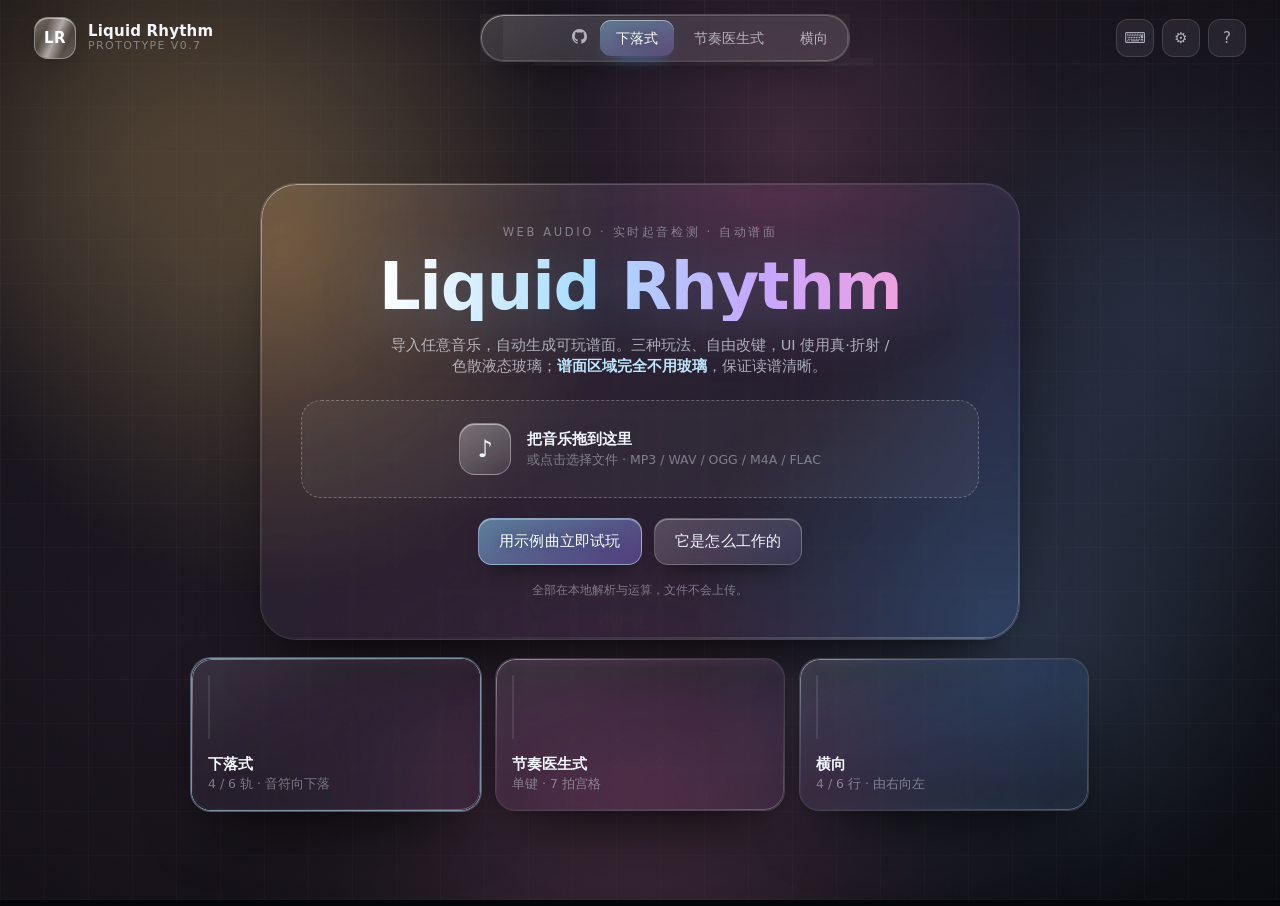
<file: index.html>
<!DOCTYPE html>
<html lang="zh-CN">
<head>
<meta charset="utf-8" />
<meta name="viewport" content="width=device-width, initial-scale=1, viewport-fit=cover" />
<meta name="color-scheme" content="dark" />
<title>Liquid Rhythm · 液态玻璃音游原型</title>
<!-- 手机端检测：必须在 styles.css 之前执行，否则手机上会先闪一下桌面布局 -->
  <script src="js/mobile.js"></script>
  <link rel="stylesheet" href="styles.css" />
</head>
<body class="q-high">

<!-- ===== 背景层（不吃性能：纯 transform 动画 + 静态噪点） ===== -->
<div class="bg bg--space" aria-hidden="true">
  <span class="bg__img"></span>
  <span class="bg__blob bg__blob--a"></span>
  <span class="bg__blob bg__blob--b"></span>
  <span class="bg__blob bg__blob--c"></span>
  <span class="bg__grid"></span>
  <span class="bg__grain"></span>
  <span class="bg__scrim"></span>
  <span class="bg__vig"></span>
</div>


<div class="app">
  <!-- ===== 顶栏 ===== -->
  <header class="topbar" data-nodrag>
    <div class="brand">
      <div class="brand__mark"><span>LR</span><i class="brand__sheen"></i></div>
      <div class="brand__text"><b>Liquid Rhythm</b><i>prototype v0.7</i></div>
    </div>

    <div class="modes glass" data-nodrag id="modeNav" role="group" aria-label="玩法与仓库链接">
      <span class="modes__glider" id="modeGlider" aria-hidden="true"></span>
        <!-- GitHub 仓库链接。放在 chip 前面不影响 .modes__glider 定位：
             它按 chip.offsetLeft 算，前面多兄弟元素时两者一起位移，相对关系不变。 -->
        <a class="modes__gh" id="ghLink" href="https://github.com/luobo156/liquid-rhythm"
           target="_blank" rel="noopener noreferrer" aria-label="GitHub 仓库" title="GitHub 仓库">
          <svg viewBox="0 0 16 16" width="15" height="15" aria-hidden="true" focusable="false"><path fill="currentColor" d="M8 0C3.58 0 0 3.58 0 8c0 3.54 2.29 6.53 5.47 7.59.4.07.55-.17.55-.38 0-.19-.01-.82-.01-1.49-2.01.37-2.53-.49-2.69-.94-.09-.23-.48-.94-.82-1.13-.28-.15-.68-.52-.01-.53.63-.01 1.08.58 1.23.82.72 1.21 1.87.87 2.33.66.07-.52.28-.87.51-1.07-1.78-.2-3.64-.89-3.64-3.95 0-.87.31-1.59.82-2.15-.08-.2-.36-1.02.08-2.12 0 0 .67-.21 2.2.82.64-.18 1.32-.27 2-.27s1.36.09 2 .27c1.53-1.04 2.2-.82 2.2-.82.44 1.1.16 1.92.08 2.12.51.56.82 1.27.82 2.15 0 3.07-1.87 3.75-3.65 3.95.29.25.54.73.54 1.48 0 1.07-.01 1.93-.01 2.2 0 .21.15.46.55.38A8.01 8.01 0 0 0 16 8c0-4.42-3.58-8-8-8z"/></svg>
        </a>
      <button class="chip" data-mode="fall" aria-pressed="true">下落式</button>
      <button class="chip" data-mode="rd" aria-pressed="false">节奏医生式</button>
      <button class="chip" data-mode="side" aria-pressed="false">横向</button>
    </div>

    <div class="topbar__right">
      <button class="iconbtn" id="btnKeys" title="键位设置" aria-label="键位设置">⌨</button>
      <button class="iconbtn" id="btnSettings" title="设置" aria-label="设置">⚙</button>
      <button class="iconbtn" id="btnHelp" title="帮助" aria-label="帮助">?</button>
    </div>
  </header>

  <main class="stage">

    <!-- ===== 主菜单 ===== -->
    <section class="screen screen--menu is-active" id="screen-menu">
      <div class="hero glass" id="hero">
        <span class="glass__sheen" id="heroSheen" aria-hidden="true"></span>
        <p class="eyebrow">WEB AUDIO · 实时起音检测 · 自动谱面</p>
        <h1 class="hero__title">Liquid <em>Rhythm</em></h1>
        <p class="hero__sub">导入任意音乐，自动生成可玩谱面。三种玩法、自由改键，UI 使用真·折射 / 色散液态玻璃；<b>谱面区域完全不用玻璃</b>，保证读谱清晰。</p>

        <div class="drop" id="drop" tabindex="0" role="button" aria-label="导入音乐文件">
          <div class="drop__ico">♪</div>
          <div class="drop__txt"><b>把音乐拖到这里</b><span>或点击选择文件 · MP3 / WAV / OGG / M4A / FLAC</span></div>
          <input type="file" id="fileInput" accept="audio/*,.mp3,.wav,.ogg,.m4a,.flac" hidden />
        </div>

        <div class="hero__row">
          <button class="btn btn--primary" id="btnSample">用示例曲立即试玩</button>
          <button class="btn" id="btnHelp2">它是怎么工作的</button>
        </div>
        <p class="hint">全部在本地解析与运算，文件不会上传。</p>
      </div>

      <div class="modecards">
        <button class="mcard glass" data-mode="fall">
          <span class="mcard__prev prev-fall"><i></i><i></i><i></i><i></i></span>
          <span class="mcard__meta"><b>下落式</b><span>4 / 6 轨 · 音符向下落</span></span>
        </button>
        <button class="mcard glass" data-mode="rd">
          <span class="mcard__prev prev-rd"><i></i><i></i><i></i><i></i><i></i><i></i><i></i></span>
          <span class="mcard__meta"><b>节奏医生式</b><span>单键 · 7 拍宫格</span></span>
        </button>
        <button class="mcard glass" data-mode="side">
          <span class="mcard__prev prev-side"><i></i><i></i><i></i><i></i></span>
          <span class="mcard__meta"><b>横向</b><span>4 / 6 行 · 由右向左</span></span>
        </button>
      </div>
    </section>

    <!-- ===== 谱面设置 ===== -->
    <section class="screen screen--setup" id="screen-setup">
      <div class="panel glass">
        <div class="panel__head">
          <div>
            <h2>谱面预览</h2>
            <p class="panel__sub" id="songMeta">—</p>
          </div>
          <div class="pills">
            <span class="pill" id="pillBpm">BPM —</span>
            <span class="pill" id="pillNotes">音符 —</span>
            <span class="pill" id="pillMode">—</span>
          </div>
        </div>

        <div class="wavewrap">
          <canvas id="wave" aria-label="波形与谱面预览"></canvas>
        </div>

        <div class="opts">
          <div class="opt">
            <label>难度</label>
            <div class="chips" id="optDiff">
              <button class="chip" data-v="easy">简单</button>
              <button class="chip" data-v="normal">普通</button>
              <button class="chip" data-v="hard">困难</button>
              <button class="chip" data-v="expert">专家</button>
            </div>
          </div>

          <div class="opt">
            <label>轨道数</label>
            <div class="chips" id="optLanes">
              <button class="chip" data-v="4">4 轨</button>
              <button class="chip" data-v="6">6 轨</button>
            </div>
          </div>

          <div class="opt opt--range">
            <label>音符密度 <b id="lblDensity">50%</b></label>
            <input type="range" id="optDensity" min="0" max="100" step="1" value="50" />
          </div>

          <div class="opt opt--range">
            <label>下落速度 <b id="lblSpeed">1.00×</b></label>
            <input type="range" id="optSpeed" min="60" max="200" step="5" value="100" />
          </div>

          <div class="opt opt--range">
            <label>判定偏移 <b id="lblOffset">0 ms</b></label>
            <input type="range" id="optOffset" min="-200" max="200" step="5" value="0" />
          </div>

          <div class="opt opt--switch">
            <label>长按音符</label>
            <button class="switch" id="optHolds" role="switch" aria-checked="true"><i></i></button>
          </div>
          <div class="opt opt--switch">
            <label>对齐节拍网格</label>
            <button class="switch" id="optSnap" role="switch" aria-checked="true"><i></i></button>
          </div>
        </div>

        <div class="panel__foot">
          <button class="btn" id="btnBackMenu">返回</button>
          <button class="btn" id="btnPreview">试听 12 秒</button>
          <button class="btn" id="btnEdit">编辑谱面</button>
          <button class="btn" id="btnAuto">自动演示</button>
          <button class="btn btn--primary btn--lg" id="btnStart">开始游戏</button>
        </div>
      </div>
    </section>

    <!-- ===== 谱面编辑器 ===== -->
    <section class="screen screen--editor" id="screen-editor">
      <div class="edwrap">
        <div class="edbar">
          <div class="edbar__left">
            <button class="iconbtn glass-hud" id="edBack" aria-label="返回">‹</button>
            <div class="edtitle">
              <b id="edTitle">—</b>
              <i id="edDirty"></i>
            </div>
          </div>

          <div class="edbar__tools">
            <button class="chip" id="edPlay">播放</button>
            <div class="chips" id="edSnap" aria-label="吸附精度">
              <button class="chip" data-v="1">1/1</button>
              <button class="chip" data-v="2">1/2</button>
              <button class="chip" data-v="4">1/4</button>
              <button class="chip" data-v="8">1/8</button>
            </div>
            <button class="chip" id="edZoomOut" aria-label="缩小">−</button>
            <button class="chip" id="edZoomIn" aria-label="放大">+</button>
            <button class="chip" id="edUndo">撤销</button>
            <button class="chip" id="edRedo">重做</button>
            <button class="chip" id="edClear">清空</button>
          </div>

          <div class="edbar__right">
            <span class="edstat" id="edCount">—</span>
            <span class="edstat" id="edTime">0:00 / 0:00</span>
            <button class="btn btn--sm" id="edImport">导入谱面</button>
            <button class="btn btn--sm" id="edExport">导出谱面</button>
            <button class="btn btn--sm btn--primary" id="edSave">保存并返回</button>
            <button id="edInputMode" class="edBtn" title="Tab 切换">🖱 鼠标添加</button>
          </div>
          <input type="file" id="edFile" accept=".json,application/json" hidden />
        </div>

        <div class="edstage"><canvas id="edCanvas" aria-label="谱面时间轴"></canvas></div>

        <p class="edhint">
          <b>Tab</b> 切换添加模式 · <b>左键空白</b> 加音符(鼠标模式) · <b>SDFJKL</b> 加音符(按键模式) · <b>拖动</b> 移动 · <b>右键 / Alt+左键</b> 删除 ·
          <b>双击</b> 切换长按 · <b>拖长按右端</b> 改时长 · <b>标尺上拖动</b> 定位 ·
          <b>空格</b> 播放 · <b>滚轮</b> 横向滚动 · <b>Ctrl+滚轮</b> 缩放 · <b>Ctrl+Z / Ctrl+Shift+Z</b> 撤销重做
        </p>
      </div>
    </section>

    <!-- ===== 游戏 ===== -->
    <section class="screen screen--game" id="screen-game">
      <canvas id="field" aria-label="游戏区域"></canvas>

      <div class="gamehud">
        <button class="iconbtn glass-hud" id="btnPause" aria-label="暂停">❚❚</button>
        <div class="gamehud__title glass-hud" id="gameTitle">—</div>
        <div class="gamehud__keys glass-hud" id="gameKeys">—</div>
      </div>

      <div class="pauseov is-hidden" id="pauseOv">
        <div class="pausecard glass-lite">
          <h3>已暂停</h3>
          <p id="pauseHint">Esc 继续 · 判定偏移可在设置里微调</p>
          <div class="pausecard__row">
            <button class="btn btn--primary" id="btnResume">继续</button>
            <button class="btn" id="btnRestart">重开</button>
            <button class="btn btn--danger" id="btnQuit">退出</button>
          </div>
        </div>
      </div>
    </section>

    <!-- ===== 结算 ===== -->
    <section class="screen screen--result" id="screen-result">
      <div class="panel panel--result glass">
        <div class="res__top">
          <div class="res__grade" id="resGrade">S</div>
          <div class="res__sum">
            <h2 id="resTitle">演奏结束</h2>
            <p id="resSub">—</p>
          </div>
        </div>

        <div class="res__stats">
          <div class="stat"><span>得分</span><b id="resScore">0</b></div>
          <div class="stat"><span>准确率</span><b id="resAcc">0%</b></div>
          <div class="stat"><span>最大连击</span><b id="resCombo">0</b></div>
          <div class="stat"><span>音符数</span><b id="resTotal">0</b></div>
        </div>

        <div class="res__bars" id="resBars"></div>

        <div class="panel__foot">
          <button class="btn" id="btnResBack">返回菜单</button>
          <button class="btn" id="btnExport">导出谱面 JSON</button>
          <button class="btn" id="btnRetry" >再来一次</button>
          <button class="btn btn--primary" id="btnResSetup">调整谱面</button>
        </div>
      </div>
    </section>
  </main>
</div>

<!-- ===== 键位面板 ===== -->
<div class="sheetwrap is-hidden" id="sheetKeys" role="dialog" aria-modal="true" aria-label="键位设置">
  <div class="sheetback"></div>
  <div class="sheet glass">
    <div class="sheet__head">
      <h3>键位设置</h3>
      <button class="iconbtn" data-close="sheetKeys" aria-label="关闭">✕</button>
    </div>
    <p class="sheet__tip">点击任意按键格，然后按下你想绑定的键。支持识别所有物理键位。</p>
    <div class="sheet__body" id="keybindBody"></div>
    <div class="sheet__foot">
      <button class="btn" id="btnKeyReset">恢复默认</button>
      <button class="btn btn--primary" data-close="sheetKeys">完成</button>
    </div>
  </div>
</div>

<!-- ===== 设置面板 ===== -->
<div class="sheetwrap is-hidden" id="sheetSettings" role="dialog" aria-modal="true" aria-label="设置">
  <div class="sheetback"></div>
  <div class="sheet glass">
    <div class="sheet__head">
      <h3>设置</h3>
      <button class="iconbtn" data-close="sheetSettings" aria-label="关闭">✕</button>
    </div>
    <div class="sheet__body">
      <div class="group">
        <h4>背景</h4>
        <div class="opt opt--stack">
          <label>预设<small>背景细节越多，玻璃边缘的折射越明显</small></label>
          <div class="chips" id="setBgPreset"></div>
        </div>
        <div class="opt opt--stack">
          <label>导入自己的图片<small>压到 1600px 后存在本地，不会上传</small></label>
          <div class="chips">
            <button class="chip" id="btnBgImport">选择图片…</button>
            <button class="chip" id="btnBgClear">清除图片</button>
          </div>
          <input type="file" id="bgFile" accept="image/*" hidden />
        </div>
        <div class="opt opt--stack">
          <label>图片地址 / 壁纸 API<small>支持 {w} {h} {r} 占位符，例如 https://picsum.photos/{w}/{h}?r={r}</small></label>
          <div class="chips">
            <input type="text" id="bgUrlInput" class="textin" placeholder="https://..." />
            <button class="chip" id="btnBgUrl">应用</button>
            <button class="chip" id="btnBgShuffle">换一张</button>
          </div>
        </div>
        <div class="opt opt--range">
          <label>背景暗度 <b id="lblBgDim">20%</b><small>背景太亮时调高，保证文字可读</small></label>
          <input type="range" id="setBgDim" min="0" max="85" step="1" value="20" />
        </div>
        <div class="opt opt--range">
          <label>背景模糊 <b id="lblBgBlur">0 px</b></label>
          <input type="range" id="setBgBlur" min="0" max="30" step="1" value="0" />
        </div>
      </div>

      <div class="group">
        <h4>画面与性能</h4>
        <div class="opt opt--stack">
          <label>玻璃质量<small>低档关闭全部模糊与折射（最省电），中档保留透镜但去掉色散</small></label>
          <div class="chips" id="setQuality">
            <button class="chip" data-v="high">高</button>
            <button class="chip" data-v="mid">中</button>
            <button class="chip" data-v="low">低</button>
          </div>
        </div>
        <div class="opt opt--stack">
          <label>折射 / 色散<small>关闭后玻璃只剩高斯模糊</small></label>
          <button class="switch" id="setRefract" role="switch" aria-checked="true"><i></i></button>
        </div>
        <div class="opt opt--range">
          <label>透镜斜面宽度 <b id="lblBevel">30 px</b><small>厚玻璃的边缘折射带有宽</small></label>
          <input type="range" id="setBevel" min="8" max="70" step="1" value="30" />
        </div>
        <div class="opt opt--range">
          <label>折射位移强度 <b id="lblScale2">56 px</b><small>边缘把背景「吸进来」的幅度</small></label>
          <input type="range" id="setScale2" min="8" max="130" step="1" value="56" />
        </div>
        <div class="opt opt--range">
          <label>色散强度 <b id="lblDisp">55%</b><small>边缘的彩色分光</small></label>
          <input type="range" id="setDisp" min="0" max="100" step="1" value="55" />
        </div>
        <div class="opt opt--range">
          <label>玻璃模糊 <b id="lblLensBlur">3 px</b></label>
          <input type="range" id="setLensBlur" min="0" max="18" step="0.5" value="2" />
        </div>
        <div class="opt opt--range">
          <label>玻璃染色 <b id="lblTint">5%</b><small>白色蒙版强度</small></label>
          <input type="range" id="setTint" min="0" max="25" step="1" value="5" />
        </div>
        <div class="opt opt--stack">
          <label>背景动态<small>缓慢漂浮的色彩团</small></label>
          <button class="switch" id="setBgAnim" role="switch" aria-checked="true"><i></i></button>
        </div>
        <div class="opt opt--stack">
          <label>显示帧率</label>
          <button class="switch" id="setFps" role="switch" aria-checked="false"><i></i></button>
        </div>
      </div>

      <div class="group">
        <h4>游戏内表现</h4>
        <div class="opt opt--stack">
          <label>游戏里显示壁纸<small>关掉就是原来的近纯色背景</small></label>
          <button class="switch" id="setPlayBg" role="switch" aria-checked="true"><i></i></button>
        </div>
        <div class="opt opt--range">
          <label>谱面区压暗 <b id="lblPlayDim">52%</b><small>壁纸太花就调高，保证读谱</small></label>
          <input type="range" id="setPlayDim" min="0" max="92" step="2" value="52" />
        </div>
        <div class="opt opt--stack">
          <label>默认自动演奏<small>开着的话点「开始游戏」也是自动演示</small></label>
          <button class="switch" id="setAuto" role="switch" aria-checked="false"><i></i></button>
        </div>
        <div class="opt opt--stack">
          <label>判定线特效<small>判定线会随小节倾斜、移动（Phigros 的谱面特效）</small></label>
          <button class="switch" id="setFxLine" role="switch" aria-checked="true"><i></i></button>
        </div>
        <div class="opt opt--range">
          <label>特效幅度 <b id="lblFxPower">100%</b></label>
          <input type="range" id="setFxPower" min="0" max="200" step="10" value="100" />
        </div>
      </div>

      <div class="group">
        <h4>打击音效</h4>
        <div class="opt opt--stack">
          <label>开启打击音<small>每次命中播放一声音游 click，音量独立于音乐</small></label>
          <button class="switch" id="setSfx" role="switch" aria-checked="true"><i></i></button>
        </div>
        <div class="opt opt--range">
          <label>音效音量 <b id="lblSfxVol">60%</b></label>
          <input type="range" id="setSfxVol" min="0" max="100" step="1" value="60" />
        </div>
        <div class="opt opt--stack">
          <label>音色</label>
          <div class="chips" id="setSfxTone">
            <button class="chip" data-v="crisp">干脆</button>
            <button class="chip" data-v="bright">明亮</button>
          </div>
        </div>
      </div>

      <div class="group">
        <h4>音频与判定</h4>
        <div class="opt opt--range">
          <label>音量 <b id="lblVol">85%</b></label>
          <input type="range" id="setVol" min="0" max="100" step="1" value="85" />
        </div>
        <div class="opt opt--range">
          <label>判定偏移 <b id="lblOffset2">0 ms</b><small>感觉音乐比音符早 → 往正数调</small></label>
          <input type="range" id="setOffset" min="-200" max="200" step="5" value="0" />
        </div>
      </div>

      <div class="group">
        <h4>数据与布局</h4>
        <div class="opt opt--stack" id="rowDrag">
          <label>允许拖动 UI<small>抓着卡片的空白处就能拖走，位置会记住</small></label>
          <button class="switch" id="setDrag" role="switch" aria-checked="true"><i></i></button>
        </div>
        <div class="opt">
          <label>把所有卡片放回原位</label>
          <button class="btn btn--sm" id="btnResetLayout">重置布局</button>
        </div>
        <div class="opt">
          <label>配置备份<small>导出 / 导入你的全部设置与键位</small></label>
          <div class="chips">
            <button class="chip" id="btnExportCfg">导出配置</button>
            <button class="chip" id="btnImportCfg">导入配置</button>
          </div>
          <input type="file" id="cfgFile" accept=".json,application/json" hidden />
        </div>
        <div class="opt">
          <label>恢复全部默认设置</label>
          <button class="btn btn--danger btn--sm" id="btnFactory">重置</button>
        </div>
      </div>
    </div>
    <div class="sheet__foot">
      <button class="btn btn--primary" data-close="sheetSettings">完成</button>
    </div>
  </div>
</div>

<!-- ===== 帮助 ===== -->
<div class="sheetwrap is-hidden" id="sheetHelp" role="dialog" aria-modal="true" aria-label="帮助">
  <div class="sheetback"></div>
  <div class="sheet glass">
    <div class="sheet__head">
      <h3>玩法与实现</h3>
      <button class="iconbtn" data-close="sheetHelp" aria-label="关闭">✕</button>
    </div>
    <div class="sheet__body">
      <div class="group">
        <h4>自动谱面是怎么来的</h4>
        <ol class="steps">
          <li><b>解码</b>：Web Audio 解码音频到 PCM。</li>
          <li><b>频谱通量</b>：1024 点 FFT × 512 跳距，对每个频点做对数压缩后取正向差分，得到起音强度包络。</li>
          <li><b>自适应阈值</b>：滑动窗口均值 + 1.6σ，峰值拾取 + 85ms 非极大值抑制。</li>
          <li><b>BPM / 相位</b>：包络自相关估计周期，再扫描相位让脉冲梳对齐起音。</li>
          <li><b>分轨</b>：六频段能量重心映射到轨道，密集段落自动生成楼梯式走向。</li>
          <li><b>长按</b>：若起音后持续能量仍高于阈值，生成长按音符。</li>
        </ol>
      </div>
      <div class="group">
        <h4>三种玩法</h4>
        <ul class="steps">
          <li><b>下落式</b>：音符自上而下，判定线在下方。</li>
          <li><b>节奏医生式</b>：单键，按 7 拍宫格由右向左推进，第 7 拍格会高亮。</li>
          <li><b>横向</b>：音符由右向左，判定线在左侧。</li>
        </ul>
      </div>
      <div class="group">
        <h4>判定</h4>
        <p class="sheet__p">Perfect ±42ms · Great ±85ms · Good ±125ms · Miss 超过 ±190ms。判定线位置以听感为准（已补偿音频输出延迟）。</p>
      </div>
      <div class="group">
        <h4>快捷键</h4>
        <p class="sheet__p">Esc 暂停/继续 · 空格在「节奏医生式」下为主键 · 键位可自行修改。</p>
      </div>
    </div>
    <div class="sheet__foot">
      <button class="btn btn--primary" data-close="sheetHelp">知道了</button>
    </div>
  </div>
</div>

<!-- ===== 忙碌 / 提示 ===== -->
<!-- ===== 谱面来源选择（每次导入音频后问一次）===== -->
<div class="sheetwrap is-hidden" id="sheetChart" role="dialog" aria-modal="true" aria-label="选择谱面来源">
  <div class="sheetback" id="chartBack"></div>
  <div class="sheet glass">
    <div class="sheet__head">
      <h3>这份谱面怎么来？</h3>
    </div>
    <p class="sheet__tip" id="chartTip">音频分析完成。</p>
    <div class="sheet__body">
      <div class="pickrow">
        <button class="pick" id="pickAuto">
          <b>自动生成谱面</b>
          <small>按鼓点与人声铺音符，生成后仍可进编辑器修改</small>
        </button>
        <button class="pick" id="pickBlank">
          <b>从空白谱面开始</b>
          <small>只给节拍网格，音符全部自己放 · 选它直接进编辑器</small>
        </button>
      </div>
    </div>
  </div>
</div>
<!-- ===== 手机竖屏提示：手机端建议全程横屏 ===== -->
<div class="rotate" id="rotateHint" aria-hidden="true">
  <div class="rotate__card">
    <span class="rotate__ico">▭</span>
    <b>请横屏游玩</b>
    <small>横屏才放得下完整的谱面，左右也够手指按</small>
    <button class="rotate__skip" id="rotateSkip">仍要竖屏查看</button>
  </div>
</div>
<div class="busy is-hidden" id="busy">
  <div class="busy__card glass-lite">
    <div class="spin"></div>
    <b id="busyText">正在分析音频…</b>
    <div class="bar"><i id="busyBar"></i></div>
    <small id="busySub">FFT 频谱通量分析</small>
  </div>
</div>
<div class="toast" id="toast" role="status" aria-live="polite"></div>
<div class="fps" id="fps" hidden>-- FPS</div>

<script src="js/core.js"></script>
<script src="js/sfx.js"></script>
<script src="js/glass.js"></script>
<script src="js/backdrop.js"></script>
<script src="js/drag.js"></script>
<script src="js/game.js"></script>
<script src="js/editor.js"></script>
<script src="js/ui.js"></script>
</body>
</html>
</file>
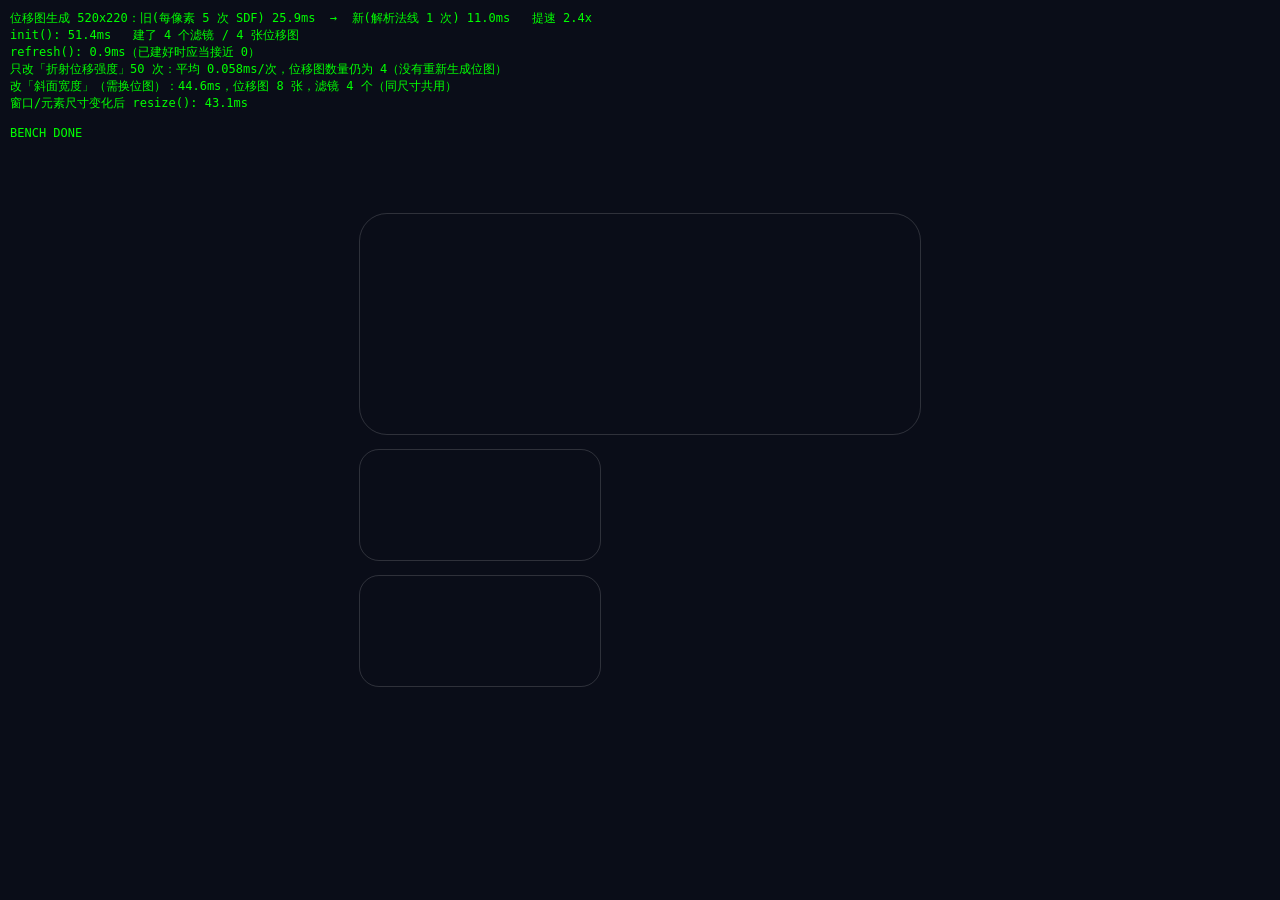
<file: test/bench.html>
<!DOCTYPE html>
<html lang="zh-CN">
<head>
<meta charset="utf-8" />
<title>Glass Bench</title>
<style>
  html,body{margin:0;height:100%;background:#0a0d18;overflow:hidden}
  .wrap{position:absolute;inset:0;display:grid;place-content:center;gap:14px}
  .glass{position:relative;width:520px;height:220px;border-radius:28px;border:1px solid rgba(255,255,255,.15)}
  .glass.sm{width:240px;height:110px;border-radius:20px}
  pre{color:#0f0;font:12px monospace;position:fixed;left:10px;top:10px;z-index:9;margin:0}
</style>
</head>
<body>
<div class="wrap">
  <div class="glass" id="g1"></div>
  <div class="glass sm" id="g2"></div>
  <div class="glass sm" id="g3"></div>
</div>
<pre id="out">running…</pre>
<script src="../js/glass.js"></script>
<script>
/* 对比两种位移图生成方式：旧版每个像素 5 次 SDF 求值，新版解析法线 1 次 */
const L = [];
function log(s) { L.push(s); }
function sdfRR(px, py, w, h, r) {
  const qx = Math.abs(px - w / 2) - (w / 2 - r);
  const qy = Math.abs(py - h / 2) - (h / 2 - r);
  const ax = Math.max(qx, 0), ay = Math.max(qy, 0);
  return Math.sqrt(ax * ax + ay * ay) + Math.min(Math.max(qx, qy), 0) - r;
}
function sdfNormal(px, py, w, h, r, out) {
  const hw = w / 2, hh = h / 2, sx = px - hw, sy = py - hh;
  const ax = Math.abs(sx), ay = Math.abs(sy);
  const qx = ax - (hw - r), qy = ay - (hh - r);
  let d, nx, ny;
  if (qx > 0 && qy > 0) { const len = Math.sqrt(qx*qx+qy*qy)||1; d = len-r; nx=(sx<0?-1:1)*qx/len; ny=(sy<0?-1:1)*qy/len; }
  else if (qx > 0) { d=qx-r; nx=sx<0?-1:1; ny=0; }
  else if (qy > 0) { d=qy-r; nx=0; ny=sy<0?-1:1; }
  else { const m = qx>qy?qx:qy; d=m-r; if(qx>qy){nx=sx<0?-1:1;ny=0;}else{nx=0;ny=sy<0?-1:1;} }
  out.d=d; out.nx=nx; out.ny=ny; return out;
}
function genOld(w, h, radius, bevel, power) {
  const cv = document.createElement('canvas'); cv.width=w; cv.height=h;
  const ctx = cv.getContext('2d'); const img = ctx.createImageData(w,h); const d=img.data;
  let i=0;
  for (let y=0;y<h;y++) for (let x=0;x<w;x++) {
    const fx=x+0.5, fy=y+0.5;
    let t = -sdfRR(fx,fy,w,h,radius)/bevel; t = t<0?0:(t>1?1:t);
    const m = Math.pow(1-t,power)*0.98;
    const gx = sdfRR(fx+1,fy,w,h,radius)-sdfRR(fx-1,fy,w,h,radius);
    const gy = sdfRR(fx,fy+1,w,h,radius)-sdfRR(fx,fy-1,w,h,radius);
    const len = Math.hypot(gx,gy)||1;
    d[i]=128-(gx/len)*m*127; d[i+1]=128-(gy/len)*m*127; d[i+2]=128; d[i+3]=255; i+=4;
  }
  ctx.putImageData(img,0,0); return cv.toDataURL('image/png');
}
function genNew(w, h, radius, bevel, power) {
  const cv = document.createElement('canvas'); cv.width=w; cv.height=h;
  const ctx = cv.getContext('2d'); const img = ctx.createImageData(w,h); const d=img.data;
  const tmp={d:0,nx:0,ny:0}; let i=0;
  for (let y=0;y<h;y++) for (let x=0;x<w;x++) {
    sdfNormal(x+0.5,y+0.5,w,h,radius,tmp);
    let t = -tmp.d/bevel; t = t<0?0:(t>1?1:t);
    const m = Math.pow(1-t,power)*0.98;
    d[i]=128-tmp.nx*m*127; d[i+1]=128-tmp.ny*m*127; d[i+2]=128; d[i+3]=255; i+=4;
  }
  ctx.putImageData(img,0,0); return cv.toDataURL('image/png');
}
function time(fn, n) { const t0=performance.now(); for(let i=0;i<n;i++) fn(); return (performance.now()-t0)/n; }

const W=520,H=220,R=28,B=30;
// 预热
genOld(60,60,10,8,1.6); genNew(60,60,10,8,1.6);
const tOld = time(()=>genOld(W,H,R,B,1.6), 3);
const tNew = time(()=>genNew(W,H,R,B,1.6), 3);
log('位移图生成 520x220：旧(每像素 5 次 SDF) ' + tOld.toFixed(1) + 'ms  →  新(解析法线 1 次) ' + tNew.toFixed(1) + 'ms   提速 ' + (tOld/tNew).toFixed(1) + 'x');

// 初始化：只应构建可见元素（3 个），且同尺寸共用滤镜
const S = { quality:'high', glassLens:true, lensBevel:30, lensScale:56, lensDisp:0.55, lensBlur:9, lensTint:0.12 };
let t0 = performance.now(); LR.Glass.init(); const tInit = performance.now()-t0;
LR.Glass.P.enabled = true;
LR.Glass.apply(S);
t0 = performance.now(); LR.Glass.refresh(); const tRefresh = performance.now()-t0;
log('init(): ' + tInit.toFixed(1) + 'ms   建了 ' + LR.Glass.stats.filters + ' 个滤镜 / ' + LR.Glass.stats.maps + ' 张位移图');
log('refresh(): ' + tRefresh.toFixed(1) + 'ms（已建好时应当接近 0）');

// 只改位移强度：不应重新生成位图
t0 = performance.now();
for (let i=0;i<50;i++) { S.lensScale = 40 + i; LR.Glass.apply(S); }
const tScale = (performance.now()-t0)/50;
const mapsAfterScale = LR.Glass.stats.maps;
log('只改「折射位移强度」50 次：平均 ' + tScale.toFixed(3) + 'ms/次，位移图数量仍为 ' + mapsAfterScale + '（没有重新生成位图）');

// 改斜面宽度：需要换位图，但同尺寸应复用
t0 = performance.now();
S.lensBevel = 44; LR.Glass.apply(S); LR.Glass.refresh();
const tBevel = performance.now()-t0;
log('改「斜面宽度」（需换位图）：' + tBevel.toFixed(1) + 'ms，位移图 ' + LR.Glass.stats.maps + ' 张，滤镜 ' + LR.Glass.stats.filters + ' 个（同尺寸共用）');

// 尺寸变化
t0 = performance.now();
document.getElementById('g1').style.width = '560px';
LR.Glass.resize();
log('窗口/元素尺寸变化后 resize(): ' + (performance.now()-t0).toFixed(1) + 'ms');

log('');
log('BENCH DONE');
document.getElementById('out').textContent = L.join('\n');
document.title = 'bench-done';
</script>
</body>
</html>
</file>
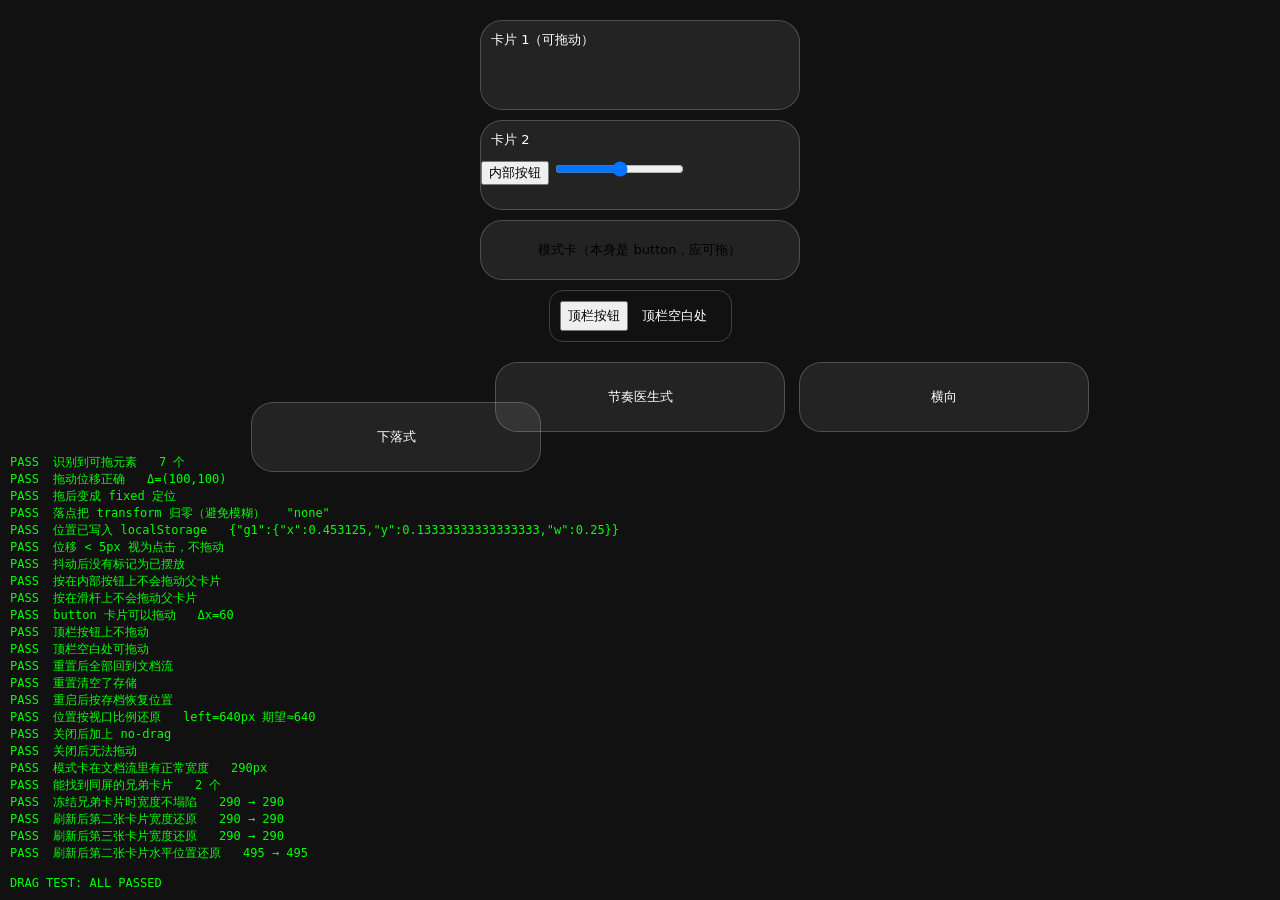
<file: test/drag-test.html>
<!DOCTYPE html>
<html lang="zh-CN">
<head>
<meta charset="utf-8" />
<title>Drag Test</title>
<style>
  *{box-sizing:border-box}
  body{margin:0;height:100vh;background:#111;color:#fff;font:13px system-ui;overflow:hidden}
  .wrap{display:flex;flex-direction:column;gap:10px;padding:20px;align-items:center}
  .glass{position:relative;width:320px;height:90px;border-radius:22px;border:1px solid rgba(255,255,255,.2);background:rgba(255,255,255,.08)}
  .topbar{display:flex;gap:8px;padding:10px;border:1px solid rgba(255,255,255,.2);border-radius:14px}
  button{font:inherit}
  /* 模拟真实的模式卡：宽度由 flex 决定（不是写死的），
     所以一旦变成 position:fixed 就会塌成内容宽度 —— 这正是要测的 bug */
  .cards{display:flex;gap:14px;justify-content:center;width:900px}
  .card{flex:1 1 220px;max-width:290px;width:auto;height:70px;color:#fff}
</style>
</head>
<body>
<div class="wrap">
  <div class="glass" id="g1" data-drag="g1"><span style="padding:10px;display:block">卡片 1（可拖动）</span></div>
  <div class="glass" id="g2" data-drag="g2">
    <span style="padding:10px;display:block">卡片 2</span>
    <button id="inner">内部按钮</button>
    <input type="range" id="slider" />
  </div>
  <button class="glass" id="g3" data-drag="g3" data-mode="fall" style="height:60px">模式卡（本身是 button，应可拖）</button>
  <div class="topbar" id="bar" data-drag="bar"><button>顶栏按钮</button><span style="padding:6px">顶栏空白处</span></div>
</div>
<div class="screen" style="display:flex;justify-content:center">
  <div class="cards">
    <button class="glass card" id="mc1" data-drag="mc1">下落式</button>
    <button class="glass card" id="mc2" data-drag="mc2">节奏医生式</button>
    <button class="glass card" id="mc3" data-drag="mc3">横向</button>
  </div>
</div>
<pre id="out" style="position:fixed;left:10px;bottom:10px;color:#0f0;font:12px monospace;margin:0"></pre>

<script src="../js/drag.js"></script>
<script>
const L = [], fail = { n: 0 };
function ok(c, label, extra) {
  if (!c) fail.n++;
  L.push((c ? 'PASS  ' : 'FAIL  ') + label + (extra !== undefined ? '   ' + extra : ''));
}
function pd(el, x, y) { el.dispatchEvent(new PointerEvent('pointerdown', { bubbles: true, clientX: x, clientY: y, button: 0, pointerId: 1 })); }
function pm(x, y) { window.dispatchEvent(new PointerEvent('pointermove', { bubbles: true, clientX: x, clientY: y, pointerId: 1 })); }
function pu(x, y) { window.dispatchEvent(new PointerEvent('pointerup', { bubbles: true, clientX: x, clientY: y, pointerId: 1 })); }

try { localStorage.removeItem('lr.layout.v1'); } catch (e) {}
const S = { dragUI: true };
LR.Drag.init(S);
ok(LR.Drag.els.length >= 4, '识别到可拖元素', LR.Drag.els.length + ' 个');

/* 1. 拖动卡片 1 */
const g1 = document.getElementById('g1');
const r0 = g1.getBoundingClientRect();
pd(g1, r0.left + 40, r0.top + 20);
pm(r0.left + 140, r0.top + 120);
pu(r0.left + 140, r0.top + 120);
const r1 = g1.getBoundingClientRect();
ok(Math.abs(r1.left - (r0.left + 100)) < 2 && Math.abs(r1.top - (r0.top + 100)) < 2,
   '拖动位移正确', 'Δ=(' + (r1.left - r0.left).toFixed(0) + ',' + (r1.top - r0.top).toFixed(0) + ')');
ok(g1.style.position === 'fixed', '拖后变成 fixed 定位');
ok(g1.style.transform === 'none' || g1.style.transform === '', '落点把 transform 归零（避免模糊）', JSON.stringify(g1.style.transform));
let saved = null;
try { saved = JSON.parse(localStorage.getItem('lr.layout.v1') || '{}'); } catch (e) {}
ok(saved && Object.keys(saved).length === 1, '位置已写入 localStorage', JSON.stringify(saved));

/* 2. tiny 抖动不应触发拖动 */
const g2 = document.getElementById('g2');
const b0 = g2.getBoundingClientRect();
pd(g2, b0.left + 40, b0.top + 20); pm(b0.left + 42, b0.top + 21); pu(b0.left + 42, b0.top + 21);
ok(g2.style.position === '', '位移 < 5px 视为点击，不拖动');
ok(!g2.classList.contains('is-placed'), '抖动后没有标记为已摆放');

/* 3. 点内部按钮/滑杆不应拖动卡片 */
const inner = document.getElementById('inner');
const c0 = g2.getBoundingClientRect();
pd(inner, c0.left + 40, c0.top + 60); pm(c0.left + 140, c0.top + 160); pu(c0.left + 140, c0.top + 160);
ok(g2.style.position === '', '按在内部按钮上不会拖动父卡片');
const slider = document.getElementById('slider');
pd(slider, c0.left + 40, c0.top + 70); pm(c0.left + 140, c0.top + 170); pu(c0.left + 140, c0.top + 170);
ok(g2.style.position === '', '按在滑杆上不会拖动父卡片');

/* 4. 本身就是 button 的卡片应该能拖 */
const g3 = document.getElementById('g3');
const d0 = g3.getBoundingClientRect();
pd(g3, d0.left + 30, d0.top + 30); pm(d0.left + 90, d0.top + 60); pu(d0.left + 90, d0.top + 60);
const d1 = g3.getBoundingClientRect();
ok(Math.abs(d1.left - (d0.left + 60)) < 2, 'button 卡片可以拖动', 'Δx=' + (d1.left - d0.left).toFixed(0));

/* 5. 顶栏：按钮上不拖，空白处可拖 */
const bar = document.getElementById('bar');
const e0 = bar.getBoundingClientRect();
const btn = bar.querySelector('button');
pd(btn, e0.left + 10, e0.top + 10); pm(e0.left + 110, e0.top + 60); pu(e0.left + 110, e0.top + 60);
ok(bar.style.position === '', '顶栏按钮上不拖动');
pd(bar, e0.left + 200, e0.top + 20); pm(e0.left + 260, e0.top + 70); pu(e0.left + 260, e0.top + 70);
ok(bar.style.position === 'fixed', '顶栏空白处可拖动');

/* 6. 重置布局 */
LR.Drag.reset();
ok(g1.style.position === '' && bar.style.position === '', '重置后全部回到文档流');
let s2 = {};
try { s2 = JSON.parse(localStorage.getItem('lr.layout.v1') || '{}'); } catch (e) {}
ok(Object.keys(s2).length === 0, '重置清空了存储');

/* 7. 换尺寸后位置按比例还原 */
try { localStorage.setItem('lr.layout.v1', JSON.stringify({ g1: { x: 0.5, y: 0.5, w: 0.25 } })); } catch (e) {}
const D2 = LR.Drag;
D2.init({ dragUI: true });
ok(g1.classList.contains('is-placed') && g1.style.position === 'fixed', '重启后按存档恢复位置');
ok(Math.abs(parseFloat(g1.style.left) - window.innerWidth * 0.5) < 3, '位置按视口比例还原',
   'left=' + g1.style.left + ' 期望≈' + (window.innerWidth * 0.5));

/* 8. 关闭拖动 */
D2.setEnabled(false);
ok(document.body.classList.contains('no-drag'), '关闭后加上 no-drag');
const g2b = document.getElementById('g2');
const f0 = g2b.getBoundingClientRect();
pd(g2b, f0.left + 30, f0.top + 20); pm(f0.left + 130, f0.top + 120); pu(f0.left + 130, f0.top + 120);
ok(g2b.style.position === '', '关闭后无法拖动');

/* 9. 回归：拖一次再刷新，没动过的兄弟卡片宽度不能变窄
      （原 bug：place() 恢复时没写回宽度，position:fixed 会 shrink-to-fit，
        卡片塌成内容宽度；宽度只在 resize 时才补，所以「缩放一下窗口就好了」） */
const cardsEls = ['mc1', 'mc2', 'mc3'].map(function (id) { return document.getElementById(id); });
try { localStorage.removeItem('lr.layout.v1'); } catch (e) {}
LR.Drag.setEnabled(false);
LR.Drag.init({ dragUI: true });
const flow = cardsEls.map(function (c) { const r = c.getBoundingClientRect(); return { w: r.width, l: r.left }; });
ok(flow[1].w > 150, '模式卡在文档流里有正常宽度', flow[1].w.toFixed(0) + 'px');
ok(LR.Drag._peers(cardsEls[0]).length === 2, '能找到同屏的兄弟卡片', LR.Drag._peers(cardsEls[0]).length + ' 个');

/* 拖第一张：_begin 会把同屏其它卡片一起冻结并存档 */
const mc0 = cardsEls[0].getBoundingClientRect();
pd(cardsEls[0], mc0.left + 30, mc0.top + 20);
pm(mc0.left + 90, mc0.top + 60);
pu(mc0.left + 90, mc0.top + 60);
const frozen = cardsEls.map(function (c) { return c.getBoundingClientRect().width; });
ok(Math.abs(frozen[1] - flow[1].w) < 1.5, '冻结兄弟卡片时宽度不塌陷',
   flow[1].w.toFixed(0) + ' → ' + frozen[1].toFixed(0));

/* 模拟刷新：先让元素回到文档流，再跑一次 init（存档仍在 localStorage 里） */
LR.Drag.setEnabled(false);
LR.Drag.init({ dragUI: true });
const after = cardsEls.map(function (c) { const r = c.getBoundingClientRect(); return { w: r.width, l: r.left }; });
ok(Math.abs(after[1].w - flow[1].w) < 1.5, '刷新后第二张卡片宽度还原',
   flow[1].w.toFixed(0) + ' → ' + after[1].w.toFixed(0));
ok(Math.abs(after[2].w - flow[2].w) < 1.5, '刷新后第三张卡片宽度还原',
   flow[2].w.toFixed(0) + ' → ' + after[2].w.toFixed(0));
ok(Math.abs(after[1].l - flow[1].l) < 2, '刷新后第二张卡片水平位置还原',
   flow[1].l.toFixed(0) + ' → ' + after[1].l.toFixed(0));

L.push('');
L.push(fail.n === 0 ? 'DRAG TEST: ALL PASSED' : 'DRAG TEST: ' + fail.n + ' FAILED');
document.getElementById('out').textContent = L.join('\n');
console.log('DRAG_SUMMARY ' + JSON.stringify({ fail: fail.n }));
</script>
</body>
</html>
</file>
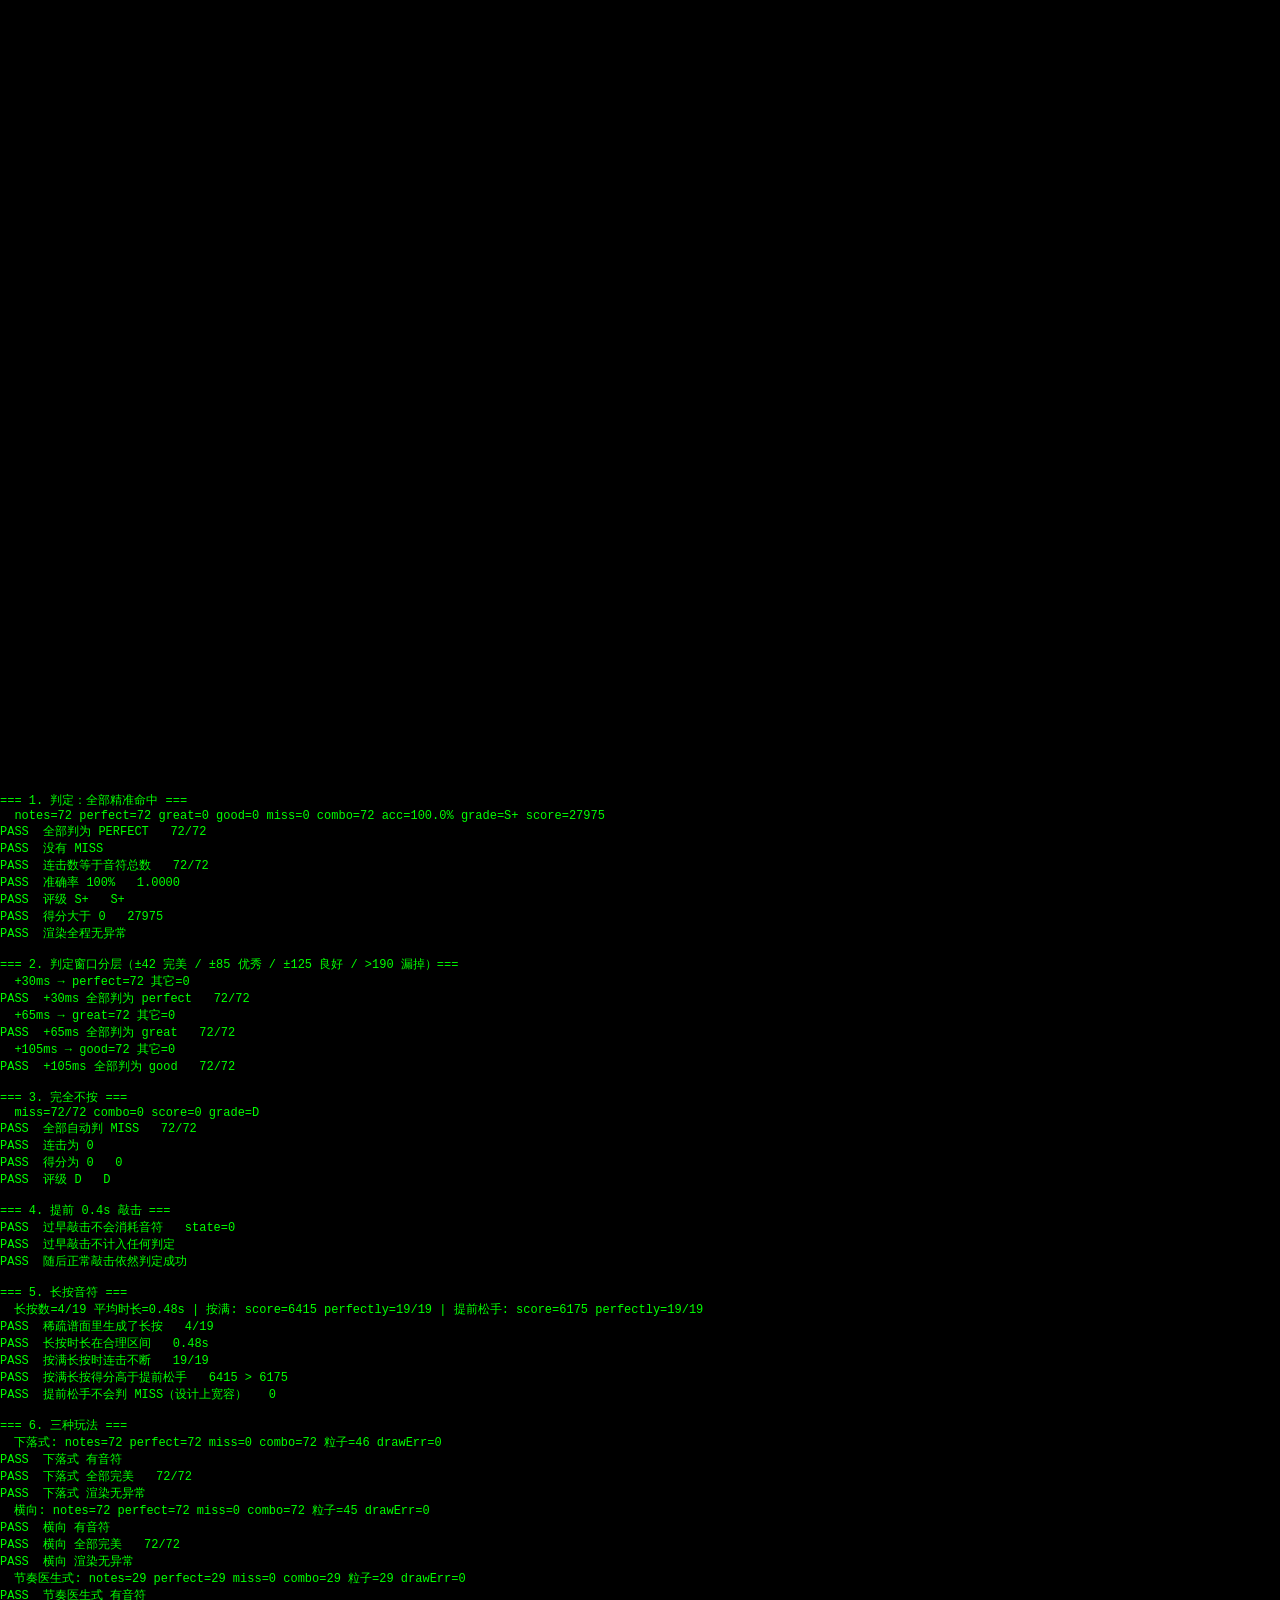
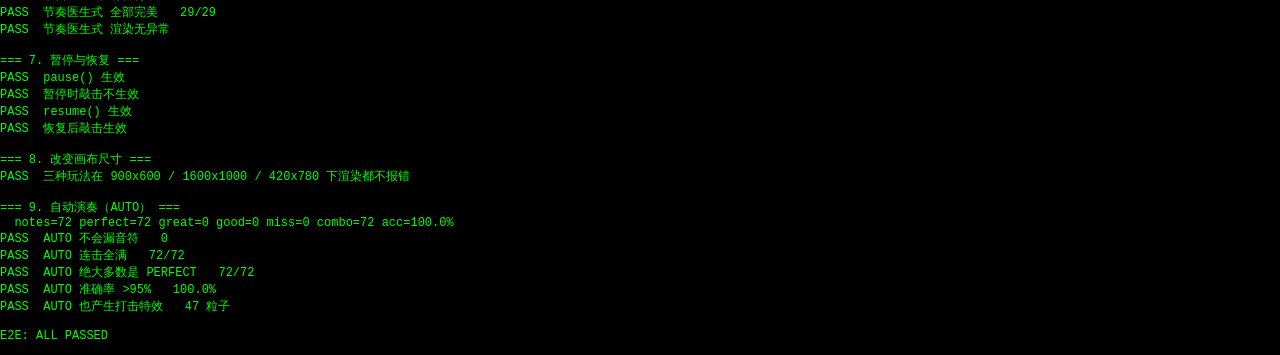
<file: test/e2e.html>
<!DOCTYPE html>
<html lang="zh-CN">
<head>
<meta charset="utf-8" />
<title>E2E</title>
<style>#field{width:1280px;height:800px;display:block}body{margin:0;background:#000}pre{color:#0f0;font:12px monospace}</style>
</head>
<body>
<canvas id="field"></canvas>
<pre id="out">running…</pre>
<script src="../js/core.js"></script>
<script src="../js/game.js"></script>
<script>
/* 确定性端到端测试：不依赖音频/用户输入，直接驱动 LR.Game 的判定与渲染。
   谱面是手工造的，所以每个音符的时间、轨道都是已知的，可以断言精确结果。 */
(function () {
'use strict';
var LR = window.LR;
var lines = [], fail = 0;
function ok(cond, label, extra) {
  if (!cond) fail++;
  lines.push((cond ? 'PASS  ' : 'FAIL  ') + label + (extra !== undefined ? '   ' + extra : ''));
}
function log(s) { lines.push(s); }

/* ---------- 手工造谱：每 0.25s 一颗，4 轨轮转；长按单独测 ---------- */
function makeAnalysis(step, count, start, opts) {
  opts = opts || {};
  var onsets = [];
  for (var i = 0; i < count; i++) {
    onsets.push({
      t: start + i * step,
      s: 0.5 + 0.5 * Math.abs(Math.sin(i * 1.7)),
      c: opts.lane4 ? ((i % 4) / 3) : (i % 2),
      f: i
    });
  }
  var dur = start + count * step + 2;
  var frames = Math.ceil(dur * 86);
  /* 频段能量必须真实：长按判定就是读它。这里让每次起音后按指数衰减 */
  var bands = new Float32Array(frames * 6);
  if (opts.energy !== false) {
    for (var f = 0; f < frames; f++) {
      var tt = f / 86, e = 0;
      for (var k = 0; k < onsets.length; k++) {
        var d = tt - onsets[k].t;
        if (d < 0) break;
        var v = Math.exp(-d / 0.45);
        if (v > e) e = v;
      }
      for (var b = 0; b < 6; b++) bands[f * 6 + b] = e * (0.6 + b * 0.08);
    }
  }
  return {
    bpm: 120, beat: 0.5, offset: 0, duration: dur,
    onsets: onsets, beats: [], bands: bands,
    bandRate: 86, frames: frames, env: [], envRate: 86
  };
}

function chartFor(mode, opts) {
  var A = makeAnalysis(0.25, 80, 2, { lane4: true });
  return LR.buildChart(A, {
    mode: mode, diff: 'expert', lanes: mode === 'rd' ? 1 : 4,
    density: 1, holds: !!(opts && opts.holds), snap: false
  });
}
/* 稀疏谱：音符间隔 1.2s，才有空间生成长按 */
function sparseChart(mode) {
  var A = makeAnalysis(1.2, 20, 2, { lane4: true });
  return LR.buildChart(A, { mode: mode, diff: 'normal', lanes: 4, density: 0.5, holds: true, snap: false });
}

/* ---------- 用桩音频驱动游戏 ---------- */
function makeGame(chart, mode) {
  var G = LR.Game;
  var stub = { playing: true, currentTime: function () { return 0; }, pause: function () {}, resume: function () {}, stop: function () {} };
  G.setup({
    chart: chart, mode: mode, lanes: chart.lanes, speed: 1, offsetMs: 0,
    audio: stub, keyLabels: ['D', 'F', 'J', 'K'], title: 'e2e',
    onFinish: function () {}
  });
  G.running = true;
  G.paused = false;
  G.finished = false;
  return G;
}

/* policy: { offset: 击打偏差秒, skip: 不打的音符比例, release: 长按是否提前松手 } */
function play(chart, mode, policy) {
  var G = makeGame(chart, mode);
  var notes = chart.notes.slice().sort(function (a, b) { return a.t - b.t; });
  var idx = 0, held = -1, heldUntil = 0, drawErrors = 0, peakParticles = 0;
  var end = notes.length ? notes[notes.length - 1].t + Math.max(0.6, notes[notes.length - 1].dur) + 1.0 : 3;
  var dt = 1 / 120, step = 0;
  for (var t = 0; t <= end; t += dt) {
    G.time = t;
    while (idx < notes.length && notes[idx].t + policy.offset <= t) {
      var n = notes[idx++];
      if (policy.skip && (idx % policy.skip === 0)) continue;
      G.press(n.lane);
      if (n.dur > 0.05) {
        held = n.lane;
        heldUntil = policy.release ? n.t + n.dur * 0.4 : n.t + n.dur + 0.1;
      }
    }
    if (held >= 0 && t >= heldUntil) { G.release(held); held = -1; }
    G._update(dt);
    if (G.particles.length > peakParticles) peakParticles = G.particles.length;
    /* 软件光栅化很慢，渲染抽查即可（每 0.5 秒一帧） */
    if ((step++) % 60 === 0) {
      try { G._draw(dt); } catch (e) { drawErrors++; if (drawErrors === 1) log('  draw error: ' + e.message); }
    }
  }
  var st = G.stats();
  st._drawErrors = drawErrors;
  st._particles = peakParticles;
  return st;
}

/* ================= 1. 全部命中 → 全 PERFECT ================= */
log('=== 1. 判定：全部精准命中 ===');
var ch = chartFor('fall', { holds: false });
var r1 = play(ch, 'fall', { offset: 0 });
log('  notes=' + r1.total + ' perfect=' + r1.counts.perfect + ' great=' + r1.counts.great +
    ' good=' + r1.counts.good + ' miss=' + r1.counts.miss + ' combo=' + r1.maxCombo +
    ' acc=' + (r1.acc * 100).toFixed(1) + '% grade=' + r1.grade + ' score=' + r1.score);
ok(r1.counts.perfect === r1.total, '全部判为 PERFECT', r1.counts.perfect + '/' + r1.total);
ok(r1.counts.miss === 0, '没有 MISS');
ok(r1.maxCombo === r1.total, '连击数等于音符总数', r1.maxCombo + '/' + r1.total);
ok(r1.acc > 0.999, '准确率 100%', r1.acc.toFixed(4));
ok(r1.grade === 'S+', '评级 S+', r1.grade);
ok(r1.score > 0, '得分大于 0', r1.score);
ok(r1._drawErrors === 0, '渲染全程无异常');

/* ================= 2. 判定窗口分层 ================= */
log('\n=== 2. 判定窗口分层（±42 完美 / ±85 优秀 / ±125 良好 / >190 漏掉）===');
[[0.03, 'perfect'], [0.065, 'great'], [0.105, 'good']].forEach(function (pair) {
  var st = play(chartFor('fall', { holds: false }), 'fall', { offset: pair[0] });
  var key = pair[1];
  var others = ['perfect', 'great', 'good', 'miss'].filter(function (k) { return k !== key; });
  var wrong = others.reduce(function (a, k) { return a + st.counts[k]; }, 0);
  log('  +' + (pair[0] * 1000) + 'ms → ' + key + '=' + st.counts[key] + ' 其它=' + wrong);
  ok(st.counts[key] === st.total, '+' + (pair[0] * 1000) + 'ms 全部判为 ' + key, st.counts[key] + '/' + st.total);
});

/* ================= 3. 完全不按 → 全 MISS ================= */
log('\n=== 3. 完全不按 ===');
var r3 = play(chartFor('fall', { holds: false }), 'fall', { offset: 0, skip: 1 });
log('  miss=' + r3.counts.miss + '/' + r3.total + ' combo=' + r3.maxCombo + ' score=' + r3.score + ' grade=' + r3.grade);
ok(r3.counts.miss === r3.total, '全部自动判 MISS', r3.counts.miss + '/' + r3.total);
ok(r3.maxCombo === 0, '连击为 0');
ok(r3.score === 0, '得分为 0', r3.score);
ok(r3.grade === 'D', '评级 D', r3.grade);

/* ================= 4. 极端提前敲不应吃掉音符 ================= */
log('\n=== 4. 提前 0.4s 敲击 ===');
var ch4 = chartFor('fall', { holds: false });
var G4 = makeGame(ch4, 'fall');
var n0 = ch4.notes[0];
G4.time = n0.t - 0.4;
G4.press(n0.lane);
ok(n0.state === 0, '过早敲击不会消耗音符', 'state=' + n0.state);
ok(G4.counts.miss === 0 && G4.counts.perfect === 0, '过早敲击不计入任何判定');
/* 同一颗音符随后正常敲击应仍然可判 */
G4.time = n0.t;
G4.press(n0.lane);
ok(n0.state === 1 && G4.counts.perfect === 1, '随后正常敲击依然判定成功');

/* ================= 5. 长按尾判 ================= */
log('\n=== 5. 长按音符 ===');
var chHold = sparseChart('fall');
var holds = chHold.notes.filter(function (n) { return n.dur > 0.05; }).length;
var rHold = play(chHold, 'fall', { offset: 0 });
var rEarly = play(chHold, 'fall', { offset: 0, release: true });
var avgDur = chHold.notes.filter(function (n) { return n.dur > 0.05; })
  .reduce(function (a, n) { return a + n.dur; }, 0) / Math.max(1, holds);
log('  长按数=' + holds + '/' + chHold.notes.length + ' 平均时长=' + avgDur.toFixed(2) + 's | 按满: score=' + rHold.score +
    ' perfectly=' + rHold.counts.perfect + '/' + rHold.total + ' | 提前松手: score=' + rEarly.score +
    ' perfectly=' + rEarly.counts.perfect + '/' + rEarly.total);
ok(holds > 0, '稀疏谱面里生成了长按', holds + '/' + chHold.notes.length);
ok(avgDur >= 0.3 && avgDur <= 1.3, '长按时长在合理区间', avgDur.toFixed(2) + 's');
ok(rHold.maxCombo === rHold.total, '按满长按时连击不断', rHold.maxCombo + '/' + rHold.total);
ok(rHold.score > rEarly.score, '按满长按得分高于提前松手', rHold.score + ' > ' + rEarly.score);
ok(rEarly.counts.miss === 0, '提前松手不会判 MISS（设计上宽容）', rEarly.counts.miss);

/* ================= 6. 三种玩法都能跑通渲染与判定 ================= */
log('\n=== 6. 三种玩法 ===');
[['fall', '下落式'], ['side', '横向'], ['rd', '节奏医生式']].forEach(function (m) {
  var c = chartFor(m[0], { holds: m[0] !== 'rd' });
  var st = play(c, m[0], { offset: 0 });
  log('  ' + m[1] + ': notes=' + st.total + ' perfect=' + st.counts.perfect + ' miss=' + st.counts.miss +
      ' combo=' + st.maxCombo + ' 粒子=' + st._particles + ' drawErr=' + st._drawErrors);
  ok(st.total > 0, m[1] + ' 有音符');
  ok(st.counts.perfect === st.total, m[1] + ' 全部完美', st.counts.perfect + '/' + st.total);
  ok(st._drawErrors === 0, m[1] + ' 渲染无异常');
});

/* ================= 7. 暂停 / 恢复 ================= */
log('\n=== 7. 暂停与恢复 ===');
var ch7 = chartFor('fall', { holds: false });
var G7 = makeGame(ch7, 'fall');
G7.time = ch7.notes[0].t;
G7.pause();
ok(G7.paused === true, 'pause() 生效');
G7.press(ch7.notes[0].lane);
ok(ch7.notes[0].state === 0, '暂停时敲击不生效');
G7.resume();
ok(G7.paused === false, 'resume() 生效');
G7.press(ch7.notes[0].lane);
ok(ch7.notes[0].state === 1, '恢复后敲击生效');

/* ================= 8. 窗口尺寸变化 ================= */
log('\n=== 8. 改变画布尺寸 ===');
var cv = document.getElementById('field');
var geomOk = true;
[[900, 600], [1600, 1000], [420, 780]].forEach(function (sz) {
  cv.style.width = sz[0] + 'px';
  cv.style.height = sz[1] + 'px';
  ['fall', 'side', 'rd'].forEach(function (mode) {
    var c = chartFor(mode, { holds: false });
    var G = makeGame(c, mode);
    G.time = 3;
    try { G._draw(0.016); } catch (e) { geomOk = false; log('  ' + sz + ' ' + mode + ' 报错: ' + e.message); }
  });
});
ok(geomOk, '三种玩法在 900x600 / 1600x1000 / 420x780 下渲染都不报错');

/* ================= 9. 自动演奏 ================= */
log('\n=== 9. 自动演奏（AUTO） ===');
(function () {
  var c = chartFor('fall', { holds: true });
  var G = makeGame(c, 'fall');
  G.auto = true;
  var t = 0, end = c.notes[c.notes.length - 1].t + 1.2;
  var dt = 1 / 120, peak = 0;
  for (; t <= end; t += dt) {
    G.time = t;
    G._update(dt);
    if (G.particles.length > peak) peak = G.particles.length;
  }
  var st = G.stats();
  log('  notes=' + st.total + ' perfect=' + st.counts.perfect + ' great=' + st.counts.great +
      ' good=' + st.counts.good + ' miss=' + st.counts.miss + ' combo=' + st.maxCombo +
      ' acc=' + (st.acc * 100).toFixed(1) + '%');
  ok(st.counts.miss === 0, 'AUTO 不会漏音符', st.counts.miss);
  ok(st.maxCombo === st.total, 'AUTO 连击全满', st.maxCombo + '/' + st.total);
  ok(st.counts.perfect >= st.total * 0.85, 'AUTO 绝大多数是 PERFECT',
     st.counts.perfect + '/' + st.total);
  ok(st.acc > 0.95, 'AUTO 准确率 >95%', (st.acc * 100).toFixed(1) + '%');
  ok(peak > 0, 'AUTO 也产生打击特效', peak + ' 粒子');
})();

/* ================= 输出 ================= */
log('');
log(fail === 0 ? 'E2E: ALL PASSED' : 'E2E: ' + fail + ' FAILED');
document.getElementById('out').textContent = lines.join('\n');
console.log('E2E_SUMMARY ' + JSON.stringify({ fail: fail, checks: lines.filter(function (l) { return l.indexOf('PASS') === 0 || l.indexOf('FAIL') === 0; }).length }));
})();
</script>
</body>
</html>
</file>
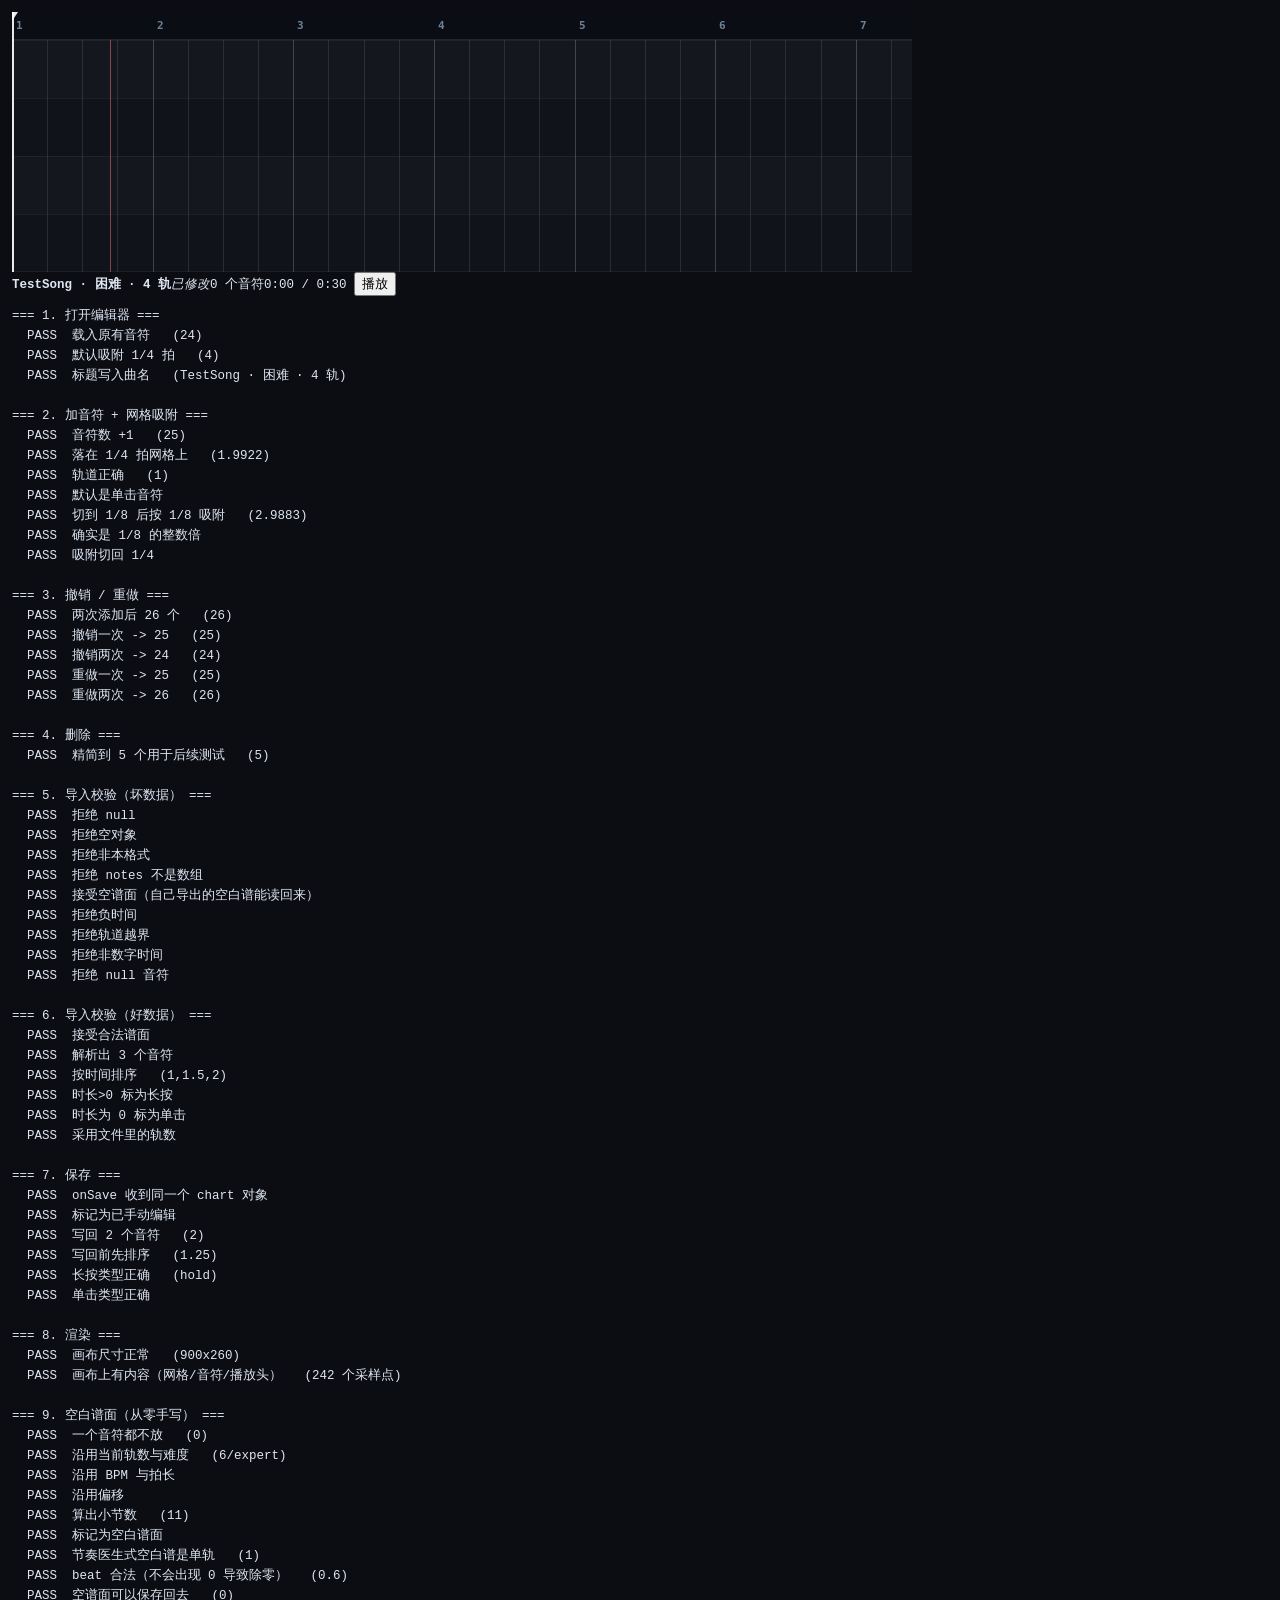
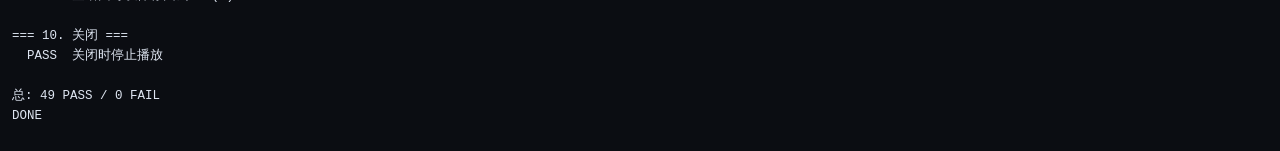
<file: test/editor-test.html>
<!doctype html>
<html lang="zh-CN">
<head>
<meta charset="utf-8" />
<title>Editor Test</title>
<style>
  body{background:#0b0d12;color:#dfe6f2;font:12.5px/1.6 ui-monospace,Consolas,monospace;margin:0;padding:12px}
  #stage{width:900px;height:260px;position:relative}
  #edCanvas{display:block;width:100%;height:100%}
  pre{white-space:pre-wrap;margin-top:10px}
</style>
</head>
<body>
<!-- editor.js 需要这些节点 -->
<div id="stage"><canvas id="edCanvas"></canvas></div>
<b id="edTitle"></b><i id="edDirty"></i><span id="edCount"></span><span id="edTime"></span>
<button id="edPlay"></button><input type="file" id="edFile" hidden />
<pre id="out">running…</pre>

<script src="../js/core.js"></script>
<script src="../js/editor.js"></script>
<script>
const lines = [];
let pass = 0, fail = 0;
function log(s) { lines.push(s); document.getElementById('out').textContent = lines.join('\n'); }
function ok(cond, name, extra) {
  if (cond) { pass++; log('  PASS  ' + name + (extra !== undefined ? '   (' + extra + ')' : '')); }
  else { fail++; log('  FAIL  ' + name + (extra !== undefined ? '   (' + extra + ')' : '')); }
}

/* 造一份不依赖音频的假谱面 */
function fakeChart() {
  const beat = 60 / 128;
  const notes = [];
  for (let i = 0; i < 24; i++) {
    notes.push({ t: 1.5 + i * beat, lane: i % 4, dur: (i % 7 === 0) ? beat * 2 : 0, kind: 'tap', s: 1, src: 'kick' });
  }
  return {
    mode: 'fall', diff: 'hard', lanes: 4, bpm: 128, beat: beat, offset: 0.1,
    duration: 30, notes: notes, mix: {}, density: 0.5
  };
}
const stubAudio = {
  buffer: { duration: 30 }, playing: false,
  currentTime: function () { return 0; },
  play: function () { this.playing = true; },
  pause: function () { this.playing = false; },
  stop: function () { this.playing = false; }
};

const chart = fakeChart();
const E = LR.Editor;

/* ---------- 1. 打开 ---------- */
log('=== 1. 打开编辑器 ===');
let saved = null;
E.open({
  chart: chart, songName: 'TestSong', analysis: null, audio: stubAudio,
  onSave: function (c) { saved = c; }, onClose: function () {}
});
let st = E._state();
ok(st.notes.length === 24, '载入原有音符', st.notes.length);
ok(st.snap === 4, '默认吸附 1/4 拍', st.snap);
ok(document.getElementById('edTitle').textContent.indexOf('TestSong') === 0, '标题写入曲名',
   document.getElementById('edTitle').textContent);

/* ---------- 2. 加音符并对齐网格 ---------- */
log('\n=== 2. 加音符 + 网格吸附 ===');
const beat = chart.beat;
const n1 = E.addNote(2.0, 1);          // 2.0 不在 1/4 拍网格上，应被吸附
st = E._state();
ok(st.notes.length === 25, '音符数 +1', st.notes.length);
ok(Math.abs(n1.t / (beat / 4) - Math.round(n1.t / (beat / 4))) < 1e-9, '落在 1/4 拍网格上', n1.t.toFixed(4));
ok(n1.lane === 1, '轨道正确', n1.lane);
ok(n1.dur === 0, '默认是单击音符');

E.setSnap(8);
const n2 = E.addNote(3.0, 2);
ok(Math.abs(n2.t / (beat / 8) - Math.round(n2.t / (beat / 8))) < 1e-9, '切到 1/8 后按 1/8 吸附', n2.t.toFixed(4));
ok((n2.t / (beat / 8)) % 1 === 0, '确实是 1/8 的整数倍');
E.setSnap(4);
ok(E.getSnap() === 4, '吸附切回 1/4');

/* ---------- 3. 撤销 / 重做 ---------- */
log('\n=== 3. 撤销 / 重做 ===');
st = E._state();
ok(st.notes.length === 26, '两次添加后 26 个', st.notes.length);
E.undo();
ok(E._state().notes.length === 25, '撤销一次 -> 25', E._state().notes.length);
E.undo();
ok(E._state().notes.length === 24, '撤销两次 -> 24', E._state().notes.length);
E.redo();
ok(E._state().notes.length === 25, '重做一次 -> 25', E._state().notes.length);
E.redo();
ok(E._state().notes.length === 26, '重做两次 -> 26', E._state().notes.length);

/* ---------- 4. 删除 ---------- */
log('\n=== 4. 删除 ===');
E.undo(); E.undo();  // 回到 24
st = E._state();
const before = st.notes.length;
E._setNotes(st.notes.slice(0, 5));
ok(E._state().notes.length === 5, '精简到 5 个用于后续测试', E._state().notes.length);

/* ---------- 5. 校验器：坏数据必须被挡住 ---------- */
log('\n=== 5. 导入校验（坏数据） ===');
const V = E._validate;
ok(typeof V(null) === 'string', '拒绝 null');
ok(typeof V({}) === 'string', '拒绝空对象');
ok(typeof V({ format: 'something-else', notes: [] }) === 'string', '拒绝非本格式');
ok(typeof V({ notes: 'nope' }) === 'string', '拒绝 notes 不是数组');
ok(typeof V({ notes: [] }) === 'object', '接受空谱面（自己导出的空白谱能读回来）');
ok(typeof V({ notes: [{ t: -1, lane: 0 }] }) === 'string', '拒绝负时间');
ok(typeof V({ notes: [{ t: 1, lane: 99 }], lanes: 4 }) === 'string', '拒绝轨道越界');
ok(typeof V({ notes: [{ t: 'abc', lane: 0 }] }) === 'string', '拒绝非数字时间');
ok(typeof V({ notes: [null] }) === 'string', '拒绝 null 音符');

/* ---------- 6. 校验器：好数据 ---------- */
log('\n=== 6. 导入校验（好数据） ===');
const good = {
  format: 'liquid-rhythm-chart', version: 1, lanes: 6, bpm: 150, beat: 0.4,
  notes: [{ t: 2, lane: 5, dur: 1 }, { t: 1, lane: 0, dur: 0 }, { t: 1.5, lane: 3 }]
};
const r = V(good);
ok(typeof r === 'object' && r !== null, '接受合法谱面');
ok(r && r.notes.length === 3, '解析出 3 个音符');
ok(r && r.notes[0].t === 1 && r.notes[1].t === 1.5, '按时间排序', r && r.notes.map(function (x) { return x.t; }).join(','));
ok(r && r.notes[2].dur === 1 && r.notes[2].kind === 'hold', '时长>0 标为长按');
ok(r && r.notes[0].kind === 'tap', '时长为 0 标为单击');
ok(r && r.lanes === 6, '采用文件里的轨数');

/* ---------- 7. 保存回谱面 ---------- */
log('\n=== 7. 保存 ===');
E._setNotes([
  { t: 2.5, lane: 1, dur: 0 },
  { t: 1.25, lane: 3, dur: 0.8 }
]);
E.save();
ok(saved === chart, 'onSave 收到同一个 chart 对象');
ok(chart.edited === true, '标记为已手动编辑');
ok(chart.notes.length === 2, '写回 2 个音符', chart.notes.length);
ok(chart.notes[0].t === 1.25, '写回前先排序', chart.notes[0].t);
ok(chart.notes[0].kind === 'hold' && chart.notes[0].dur === 0.8, '长按类型正确', chart.notes[0].kind);
ok(chart.notes[1].kind === 'tap', '单击类型正确');

/* ---------- 8. 画布真的画出东西了 ---------- */
log('\n=== 8. 渲染 ===');
E.layout();
E.redraw();
const cvs = document.getElementById('edCanvas');
const ctx2 = cvs.getContext('2d');
const data = ctx2.getImageData(0, 0, cvs.width, cvs.height).data;
let nonBg = 0;
for (let i = 0; i < data.length; i += 4 * 53) {
  /* 背景是 #0a0d14 (10,13,20)，比它亮的就是画上去的东西 */
  if (data[i] > 26 || data[i + 1] > 30 || data[i + 2] > 40) nonBg++;
}
ok(cvs.width > 300 && cvs.height > 100, '画布尺寸正常', cvs.width + 'x' + cvs.height);
ok(nonBg > 40, '画布上有内容（网格/音符/播放头）', nonBg + ' 个采样点');

/* ---------- 9. 空白谱面 ---------- */
log('\n=== 9. 空白谱面（从零手写） ===');
const emptyA = { bpm: 100, beat: 0.6, offset: 0.2, duration: 24 };
const ec = LR.makeEmptyChart(emptyA, { mode: 'fall', diff: 'expert', lanes: 6, density: 0.5 });
ok(ec.notes.length === 0, '一个音符都不放', ec.notes.length);
ok(ec.lanes === 6 && ec.diff === 'expert', '沿用当前轨数与难度', ec.lanes + '/' + ec.diff);
ok(ec.bpm === 100 && Math.abs(ec.beat - 0.6) < 1e-9, '沿用 BPM 与拍长');
ok(Math.abs(ec.offset - 0.2) < 1e-9, '沿用偏移');
ok(ec.bars === Math.ceil((24 - 0.2) / 2.4) + 1, '算出小节数', ec.bars);
ok(ec.empty === true, '标记为空白谱面');
const rc = LR.makeEmptyChart(emptyA, { mode: 'rd' });
ok(rc.lanes === 1, '节奏医生式空白谱是单轨', rc.lanes);
ok(rc.beat > 0 && isFinite(rc.beat), 'beat 合法（不会出现 0 导致除零）', rc.beat);
E._setNotes([]);
E.save();
ok(chart.notes.length === 0, '空谱面可以保存回去', chart.notes.length);

/* ---------- 10. 关闭 ---------- */
log('\n=== 10. 关闭 ===');
E.close();
ok(stubAudio.playing === false, '关闭时停止播放');

log('\n总: ' + pass + ' PASS / ' + fail + ' FAIL');
log('DONE');
</script>
</body>
</html>
</file>
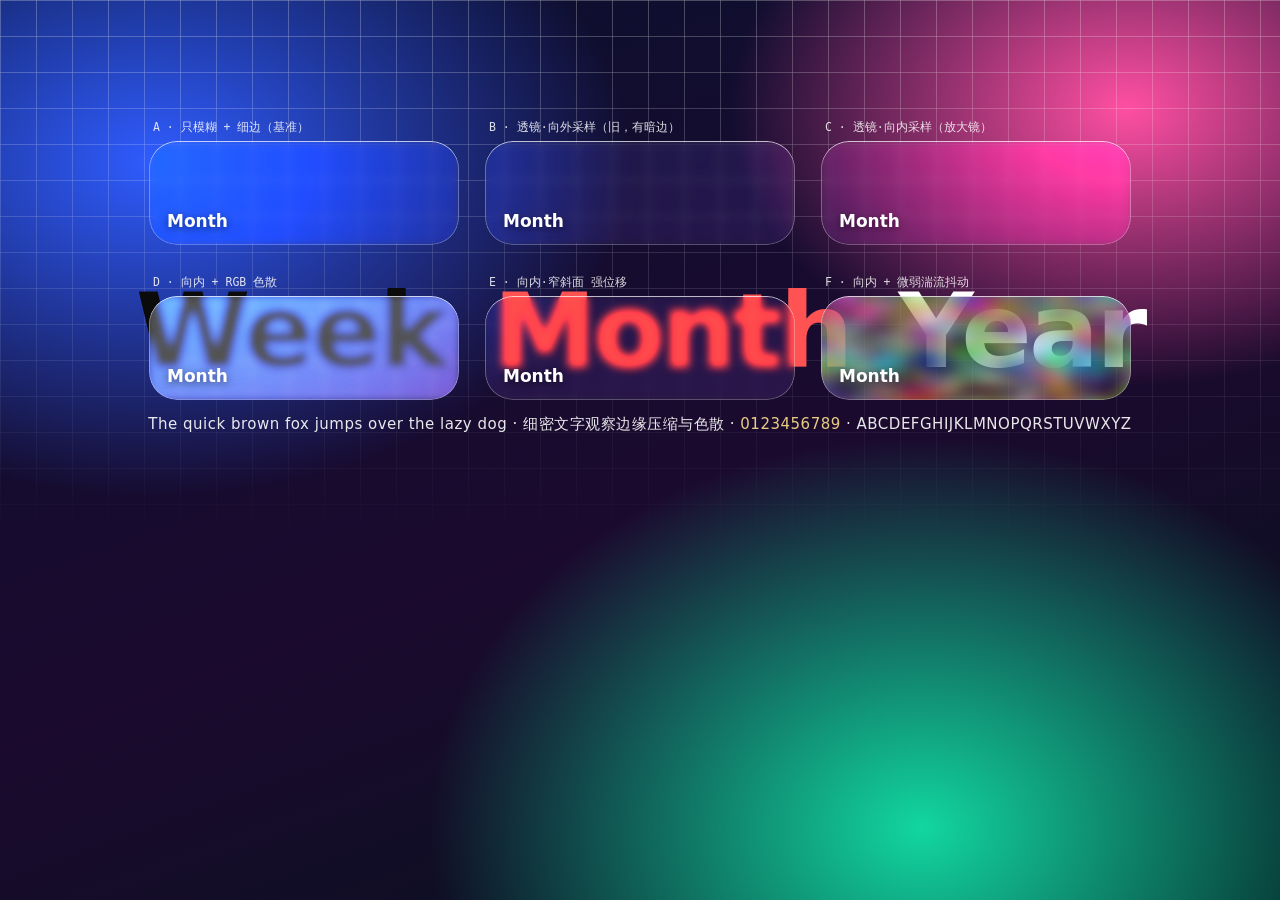
<file: test/glass-lab.html>
<!DOCTYPE html>
<html lang="zh-CN">
<head>
<meta charset="utf-8" />
<title>Glass Lab 2</title>
<style>
  *{box-sizing:border-box}
  html,body{margin:0;height:100%;font-family:-apple-system,"Segoe UI",system-ui,sans-serif;overflow:hidden}
  .back{position:fixed;inset:0;background:
    radial-gradient(60% 60% at 12% 18%,#2f5cff,transparent 62%),
    radial-gradient(50% 50% at 88% 12%,#ff4fa3,transparent 62%),
    radial-gradient(62% 70% at 72% 92%,#12d6a0,transparent 62%),
    linear-gradient(160deg,#0a1030,#1b0a2e 55%,#04121c)}
  /* 大字号 + 细密文字，专门用来观察边缘压缩与色散 */
  .words{position:fixed;left:0;right:0;top:270px;display:flex;justify-content:center;gap:48px;
    font-size:104px;font-weight:800;letter-spacing:-3px;color:#fff}
  .words i{font-style:normal;color:#ff5252}
  .words b{font-weight:800;color:#0b0b0b}
  .fine{position:fixed;left:0;right:0;top:410px;text-align:center;font-size:15px;line-height:1.9;
    color:#fff;opacity:.9;letter-spacing:.5px}
  .fine span{color:#ffe08a}
  .grid{position:fixed;inset:0;opacity:.5;
    background-image:linear-gradient(rgba(255,255,255,.5) 1px,transparent 1px),linear-gradient(90deg,rgba(255,255,255,.5) 1px,transparent 1px);
    background-size:36px 36px;
    mask-image:linear-gradient(#000,transparent 60%);-webkit-mask-image:linear-gradient(#000,transparent 60%)}
  .row{position:fixed;left:0;right:0;top:120px;display:flex;flex-wrap:wrap;gap:30px 26px;justify-content:center;padding:0 40px;z-index:5}
  .cell{width:310px}
  .cap{font-size:11.5px;color:#fff;opacity:.85;margin:0 0 6px 4px;font-family:ui-monospace,monospace}
  .pill{position:relative;height:104px;border-radius:28px;overflow:hidden}
  .pill .lens{position:absolute;inset:0;border-radius:inherit;background:rgba(255,255,255,.05)}
  .pill .edge{position:absolute;inset:0;border-radius:inherit;pointer-events:none;
    box-shadow:inset 0 1px 0 rgba(255,255,255,.7),inset 1px 0 0 rgba(255,255,255,.3),
      inset -1px 0 0 rgba(255,255,255,.3),inset 0 -1px 0 rgba(255,255,255,.24)}
  .pill .shadow{position:absolute;inset:0;border-radius:inherit;box-shadow:0 18px 40px -16px rgba(0,0,0,.8);pointer-events:none}
  .lbl{position:absolute;left:18px;bottom:14px;font-size:17px;font-weight:800;color:#fff;text-shadow:0 2px 8px rgba(0,0,0,.55);z-index:3}
  .blur{backdrop-filter:blur(4px) saturate(1.5) brightness(1.05);-webkit-backdrop-filter:blur(4px) saturate(1.5) brightness(1.05)}
</style>
</head>
<body>
<div class="back"></div><div class="grid"></div>
<div class="words"><b>Week</b><i>Month</i><span>Year</span></div>
<div class="fine">The quick brown fox jumps over the lazy dog · 细密文字观察边缘压缩与色散 · <span>0123456789</span> · ABCDEFGHIJKLMNOPQRSTUVWXYZ</div>
<svg width="0" height="0" style="position:absolute" aria-hidden="true"><defs id="defs"></defs></svg>
<div class="row" id="row"></div>

<script>
const NS = 'http://www.w3.org/2000/svg';
const VARIANTS = [
  ['A', 'A · 只模糊 + 细边（基准）'],
  ['B', 'B · 透镜·向外采样（旧，有暗边）'],
  ['C', 'C · 透镜·向内采样（放大镜）'],
  ['D', 'D · 向内 + RGB 色散'],
  ['E', 'E · 向内·窄斜面 强位移'],
  ['F', 'F · 向内 + 微弱湍流抖动']
];
document.getElementById('row').innerHTML = VARIANTS.map(v =>
  `<div class="cell"><p class="cap">${v[1]}</p><div class="pill" id="${v[0]}">
     <div class="lens blur"></div><div class="edge"></div><div class="shadow"></div><div class="lbl">Month</div>
   </div></div>`).join('');

function sdfRR(px, py, w, h, r) {
  const qx = Math.abs(px - w / 2) - (w / 2 - r);
  const qy = Math.abs(py - h / 2) - (h / 2 - r);
  const ax = Math.max(qx, 0), ay = Math.max(qy, 0);
  return Math.sqrt(ax * ax + ay * ay) + Math.min(Math.max(qx, qy), 0) - r;
}
/* inward=true → 位移指向内侧：采到的永远是元素内部，不会有越界暗边，且像放大镜 */
function lensMap(w, h, radius, bevel, inward, power) {
  const cv = document.createElement('canvas');
  cv.width = w; cv.height = h;
  const ctx = cv.getContext('2d');
  const img = ctx.createImageData(w, h), d = img.data;
  for (let y = 0; y < h; y++) {
    for (let x = 0; x < w; x++) {
      const fx = x + 0.5, fy = y + 0.5;
      const t = Math.max(0, Math.min(1, -sdfRR(fx, fy, w, h, radius) / bevel));
      const m = Math.pow(1 - t, power) * 0.95;
      const gx = sdfRR(fx + 1, fy, w, h, radius) - sdfRR(fx - 1, fy, w, h, radius);
      const gy = sdfRR(fx, fy + 1, w, h, radius) - sdfRR(fx, fy - 1, w, h, radius);
      const len = Math.hypot(gx, gy) || 1;
      const s = inward ? -1 : 1;
      const i = (y * w + x) * 4;
      d[i]     = 128 + s * (gx / len) * m * 127;
      d[i + 1] = 128 + s * (gy / len) * m * 127;
      d[i + 2] = 128;
      d[i + 3] = 255;
    }
  }
  ctx.putImageData(img, 0, 0);
  return { url: cv.toDataURL('image/png'), w: w, h: h };
}
const W = 310, H = 104, R = 28;
const mOut = lensMap(W, H, R, 30, false, 1.6);
const mIn  = lensMap(W, H, R, 30, true, 1.6);
const mInNarrow = lensMap(W, H, R, 18, true, 1.2);
const mInSoft = lensMap(W, H, R, 46, true, 2.0);

function addFilter(id, inner) {
  const f = document.createElementNS(NS, 'filter');
  f.setAttribute('id', id);
  f.setAttribute('x', '-20%'); f.setAttribute('y', '-25%');
  f.setAttribute('width', '140%'); f.setAttribute('height', '150%');
  f.setAttribute('color-interpolation-filters', 'sRGB');
  f.innerHTML = inner;
  document.getElementById('defs').appendChild(f);
}
const img = (m, res) => `<feImage href="${m.url}" xlink:href="${m.url}" x="0" y="0" width="${m.w}" height="${m.h}" preserveAspectRatio="none" result="${res}"/>`;
const disp = (inRef, mRef, s, res) => `<feDisplacementMap in="${inRef}" in2="${mRef}" scale="${s}" xChannelSelector="R" yChannelSelector="G"${res ? ` result="${res}"` : ''}/>`;
const cm = k => `<feColorMatrix in="d${k}" type="matrix" values="${k === 'R' ? '1 0 0 0 0  0 0 0 0 0  0 0 0 0 0  0 0 0 1 0' : k === 'G' ? '0 0 0 0 0  0 1 0 0 0  0 0 0 0 0  0 0 0 1 0' : '0 0 0 0 0  0 0 0 0 0  0 0 1 0 0  0 0 0 1 0'}" result="c${k}"/>`;

addFilter('fOut',   () => img(mOut, 'm') + disp('SourceGraphic', 'm', 52));
addFilter('fIn',    () => img(mIn, 'm') + disp('SourceGraphic', 'm', 52));
addFilter('fInRGB', () => img(mIn, 'm') + disp('SourceGraphic', 'm', 66, 'dR') + cm('R') +
                          disp('SourceGraphic', 'm', 52, 'dG') + cm('G') +
                          disp('SourceGraphic', 'm', 38, 'dB') + cm('B') +
                          `<feBlend in="cR" in2="cG" mode="screen" result="rg"/><feBlend in="rg" in2="cB" mode="screen"/>`);
addFilter('fNarrow',() => img(mInNarrow, 'm') + disp('SourceGraphic', 'm', 78));
addFilter('fTurb',  () => img(mInSoft, 'm') + disp('SourceGraphic', 'm', 44, 'dl') +
                          `<feTurbulence type="fractalNoise" baseFrequency="0.016 0.024" numOctaves="2" seed="5" result="n"/>` +
                          `<feGaussianBlur in="n" stdDeviation="2.2" result="sn"/>` +
                          disp('dl', 'sn', 13));

const F = { A: '', B: 'url(#fOut)', C: 'url(#fIn)', D: 'url(#fInRGB)', E: 'url(#fNarrow)', F: 'url(#fTurb)' };
Object.keys(F).forEach(k => {
  const el = document.querySelector('#' + k + ' .lens');
  if (F[k]) el.style.filter = F[k];
});
</script>
</body>
</html>
</file>
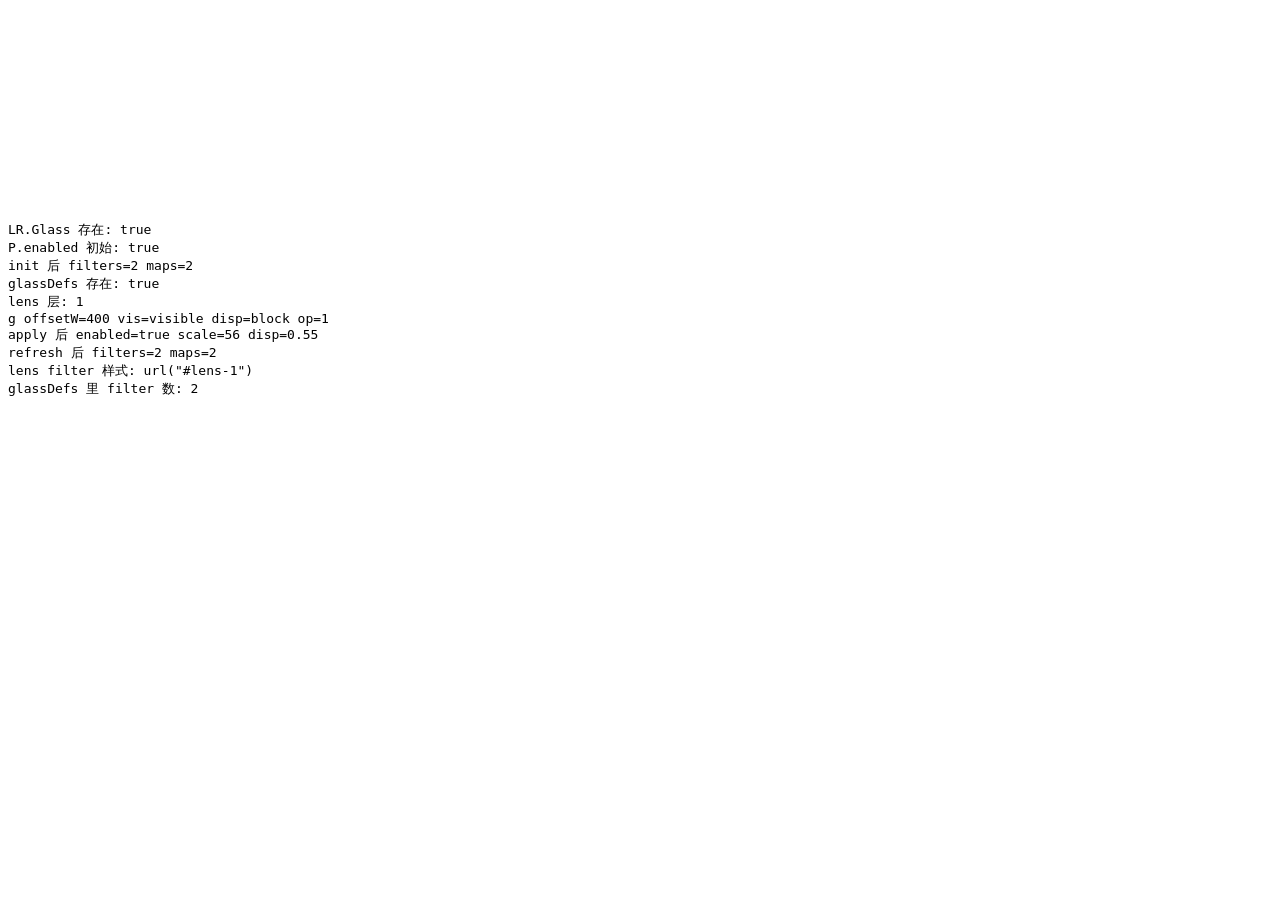
<file: test/glass-min.html>
﻿<!DOCTYPE html><html><head><meta charset="utf-8"><title>t</title></head><body>
<div class="glass" id="g" style="width:400px;height:200px;border-radius:20px"></div>
<pre id="out"></pre>
<script src="../js/glass.js"></script>
<script>
var L=[];
function say(s){L.push(s);document.getElementById('out').textContent=L.join('\n');document.title='r:'+L.length;}
try{
  say('LR.Glass 存在: ' + (!!window.LR.Glass));
  say('P.enabled 初始: ' + LR.Glass.P.enabled);
  LR.Glass.init();
  say('init 后 filters=' + LR.Glass.stats.filters + ' maps=' + LR.Glass.stats.maps);
  say('glassDefs 存在: ' + !!document.getElementById('glassDefs'));
  say('lens 层: ' + document.querySelectorAll('.glass__lens').length);
  var el=document.getElementById('g');
  var cs=getComputedStyle(el);
  say('g offsetW=' + el.offsetWidth + ' vis=' + cs.visibility + ' disp=' + cs.display + ' op=' + cs.opacity);
  LR.Glass.apply({quality:'high',glassLens:true,lensBevel:30,lensScale:56,lensDisp:0.55,lensBlur:9,lensTint:0.12});
  say('apply 后 enabled=' + LR.Glass.P.enabled + ' scale=' + LR.Glass.P.scale + ' disp=' + LR.Glass.P.disp);
  LR.Glass.refresh();
  say('refresh 后 filters=' + LR.Glass.stats.filters + ' maps=' + LR.Glass.stats.maps);
  say('lens filter 样式: ' + (document.querySelector('.glass__lens').style.filter || '(空)'));
  say('glassDefs 里 filter 数: ' + document.querySelectorAll('#glassDefs filter').length);
}catch(e){ say('EXCEPTION: ' + e.message + ' @ ' + (e.stack||'').split('\n')[1]); }
</script></body></html>
</file>
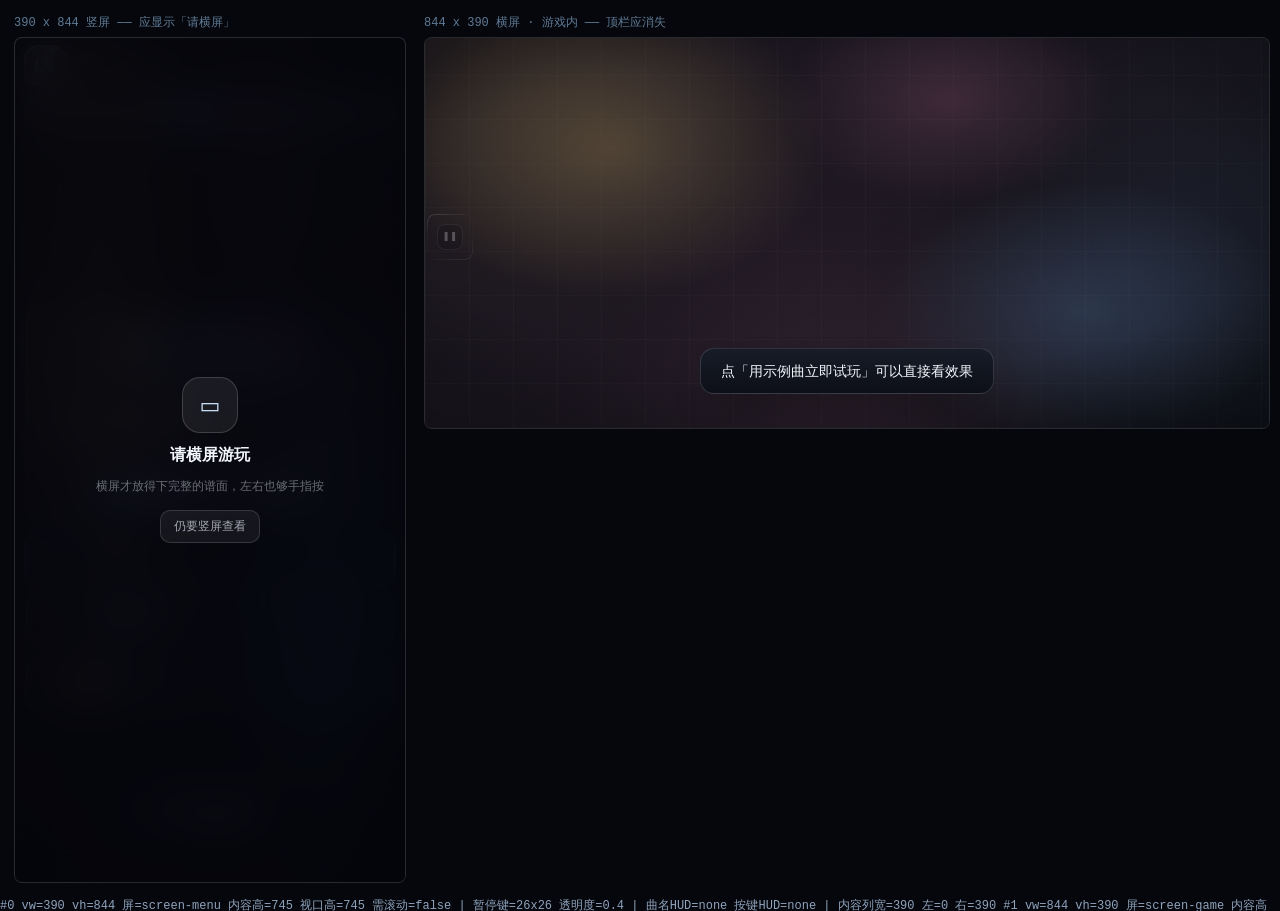
<file: test/mobile-shot.html>
<!doctype html>
<html lang="zh-CN">
<head>
<meta charset="utf-8" />
<title>Mobile Shot</title>
<style>
  html,body{margin:0;background:#05070c;font:12px ui-monospace,Consolas,monospace;color:#8fa3bd}
  .row{display:flex;gap:18px;padding:14px;align-items:flex-start}
  .cell{display:flex;flex-direction:column;gap:6px}
  .cap{color:#5f7a96}
  iframe{border:1px solid rgba(255,255,255,.14);border-radius:8px;background:#05070c;display:block}
</style>
</head>
<body>
<!--
  headless Chrome 在 Windows 上有 500px 的最小窗口宽度，
  直接 --window-size=390 拿到的是「500px 布局裁到 390」，不是真实手机视口。
  用固定宽度的 iframe 才能得到真正的 390 / 360 布局视口。
-->
<div class="row">
  <div class="cell"><span class="cap">390 x 844 竖屏 —— 应显示「请横屏」</span>
    <iframe src="../index.html?mobile=1&noanim=1" width="390" height="844"></iframe></div>
  <div class="cell"><span class="cap">844 x 390 横屏 · 游戏内 —— 顶栏应消失</span>
    <iframe src="../index.html?mobile=1&noanim=1&screen=game" width="844" height="390"></iframe></div>
</div>
<div id="probe">probing…</div>
<script>
/* 把每个 iframe 里的诊断标题汇总到本页，便于 dump-dom 读取。
   需要 --allow-file-access-from-files 才能跨 file:// iframe 读 contentDocument。 */
setTimeout(function () {
  const out = [];
  document.querySelectorAll('iframe').forEach(function (f, i) {
    try {
      const doc = f.contentDocument, win = f.contentWindow;
      const sc = doc.querySelector('.screen.is-active');
      const pause = doc.getElementById('btnPause');
      const title = doc.getElementById('gameTitle');
      const keys = doc.getElementById('gameKeys');
      const cs = win.getComputedStyle(pause);
      const rect = sc.getBoundingClientRect();
      out.push('#' + i +
        ' vw=' + doc.documentElement.clientWidth +
        ' vh=' + doc.documentElement.clientHeight +
        ' 屏=' + sc.id +
        ' 内容高=' + sc.scrollHeight + ' 视口高=' + sc.clientHeight +
        ' 需滚动=' + (sc.scrollHeight > sc.clientHeight + 1) +
        ' | 暂停键=' + Math.round(pause.getBoundingClientRect().width) + 'x' +
          Math.round(pause.getBoundingClientRect().height) +
          ' 透明度=' + cs.opacity +
        ' | 曲名HUD=' + win.getComputedStyle(title).display +
        ' 按键HUD=' + win.getComputedStyle(keys).display +
        ' | 内容列宽=' + Math.round(rect.width) +
        ' 左=' + Math.round(rect.left) + ' 右=' + Math.round(rect.right));
    } catch (e) { out.push('#' + i + ' 读不到: ' + e.message); }
  });
  document.getElementById('probe').textContent = out.join('\n');
  document.title = 'PROBE ' + out.join(' ;; ');
}, 3500);
</script></body>
</html>
</file>
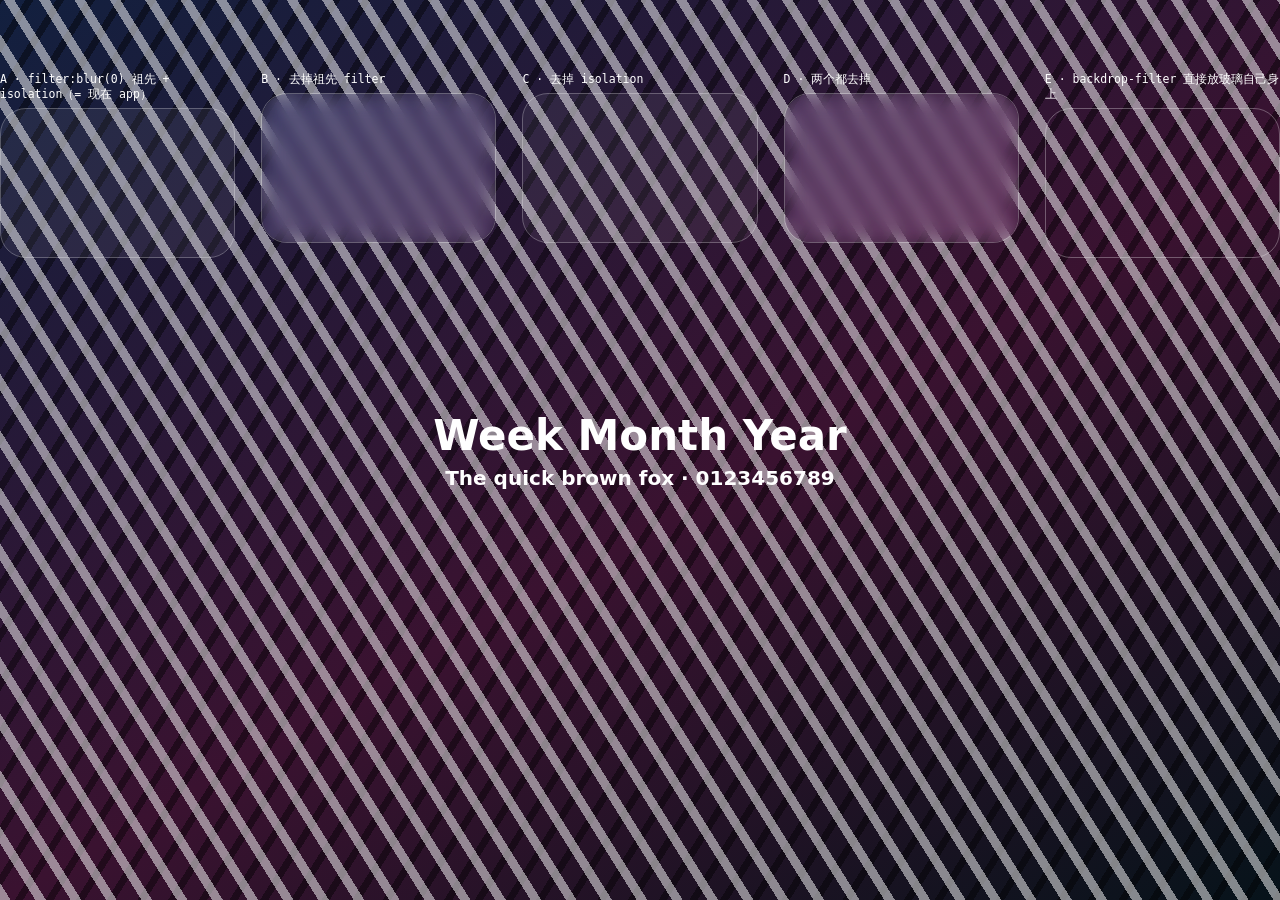
<file: test/root-lab.html>
<!DOCTYPE html>
<html lang="zh-CN">
<head>
<meta charset="utf-8" />
<title>Backdrop Root Lab</title>
<style>
  *{box-sizing:border-box}
  html,body{margin:0;height:100%;overflow:hidden;font-family:system-ui,sans-serif}
  .bg{position:fixed;inset:0;background:
    repeating-linear-gradient(58deg,rgba(255,255,255,.5) 0 9px,transparent 9px 30px),
    repeating-linear-gradient(-58deg,rgba(0,0,0,.42) 0 7px,transparent 7px 26px),
    linear-gradient(150deg,#12203f,#3a1230 55%,#06131a)}
  .txt{position:fixed;inset:0;display:grid;place-content:center;font-size:42px;font-weight:800;color:#fff;text-align:center;line-height:1.35}
  .row{position:fixed;left:0;right:0;top:60px;display:flex;gap:26px;justify-content:center;z-index:5}
  .cell{width:330px}
  .cap{font:11.5px ui-monospace,monospace;color:#fff;margin-bottom:6px}
  .box{position:relative;height:150px;border-radius:26px;border:1px solid rgba(255,255,255,.3);overflow:hidden}
  .lens{position:absolute;inset:0;border-radius:inherit;background:rgba(255,255,255,.06);
    backdrop-filter:blur(10px) saturate(1.6) brightness(1.1);
    -webkit-backdrop-filter:blur(10px) saturate(1.6) brightness(1.1)}
  /* A: 现在 app 里的情况 —— 祖先有 filter:blur(0)，外层还有 isolation:isolate */
  #A .screenlike{position:absolute;inset:0;filter:blur(0)}
  #A .box{isolation:isolate}
  /* B: 只去掉祖先的 filter */
  #B .screenlike{position:absolute;inset:0}
  #B .box{isolation:isolate}
  /* C: 只去掉 isolation */
  #C .screenlike{position:absolute;inset:0;filter:blur(0)}
  /* D: 两个都去掉 */
  #D .screenlike{position:absolute;inset:0}
  /* E: 不用子层，backdrop-filter 直接放玻璃自己身上（v0.1 的做法） */
  #E .box{isolation:isolate;backdrop-filter:blur(10px) saturate(1.6) brightness(1.1);
    -webkit-backdrop-filter:blur(10px) saturate(1.6) brightness(1.1);background:rgba(255,255,255,.06)}
  #E .lens{display:none}
</style>
</head>
<body>
<div class="bg"></div>
<div class="txt">Week Month Year<br><span style="font-size:20px">The quick brown fox · 0123456789</span></div>
<div class="row" id="row"></div>
<script>
const V = [
  ['A', 'A · filter:blur(0) 祖先 + isolation（= 现在 app）'],
  ['B', 'B · 去掉祖先 filter'],
  ['C', 'C · 去掉 isolation'],
  ['D', 'D · 两个都去掉'],
  ['E', 'E · backdrop-filter 直接放玻璃自己身上']
];
document.getElementById('row').innerHTML = V.map(v =>
  `<div class="cell"><p class="cap">${v[1]}</p><div class="box" id="${v[0]}">
     <div class="screenlike"><div class="lens"></div></div>
   </div></div>`).join('');
</script>
</body>
</html>
</file>
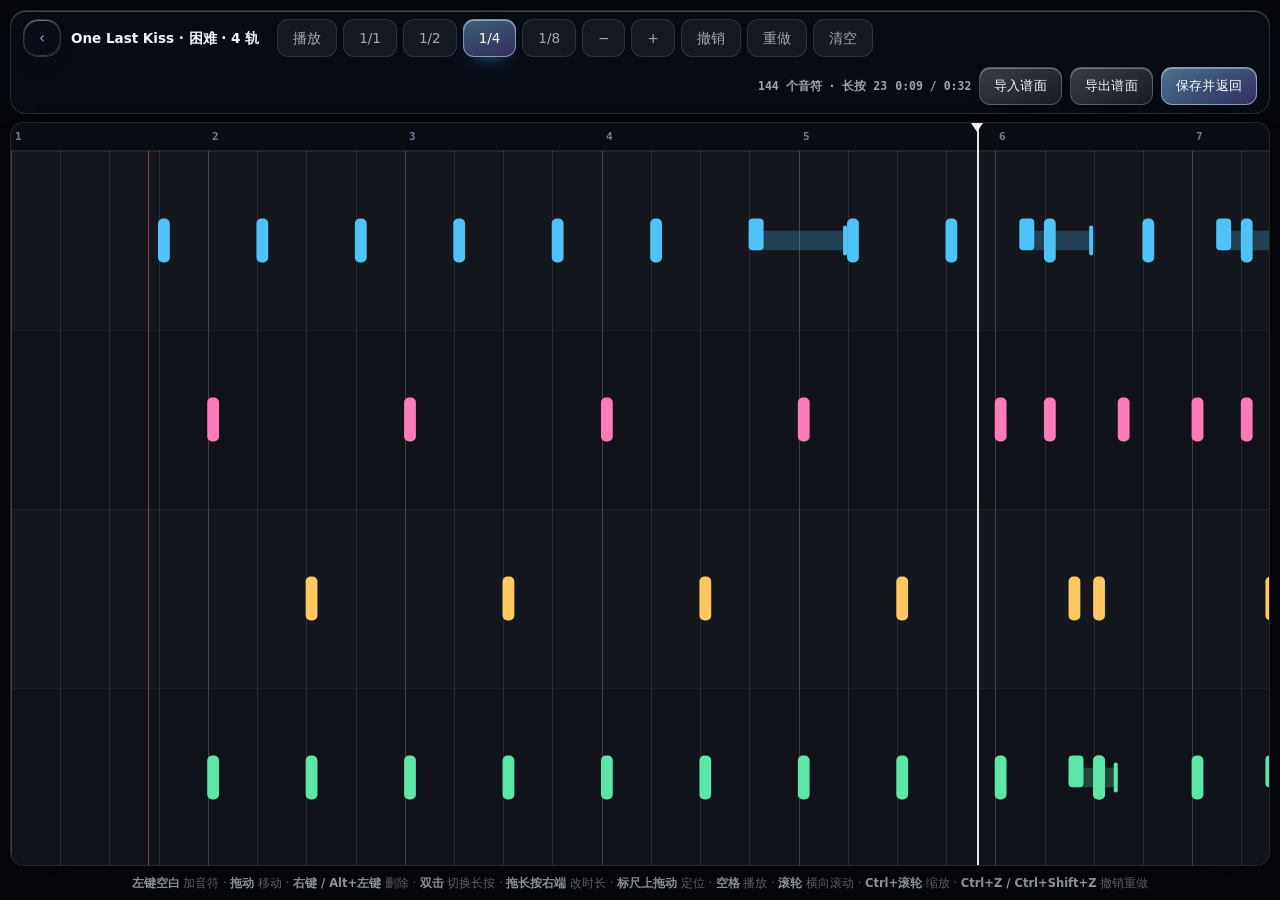
<file: test/shot-editor.html>
<!doctype html>
<html lang="zh-CN">
<head>
<meta charset="utf-8" />
<title>Editor Shot</title>
<link rel="stylesheet" href="../styles.css" />
<style>html,body{height:100%;margin:0;background:#05070c}.app{height:100%;display:flex;flex-direction:column}</style>
</head>
<body>
<div class="app">
<main class="stage">
<section class="screen screen--editor is-active" id="screen-editor">
  <div class="edwrap">
    <div class="edbar">
      <div class="edbar__left">
        <button class="iconbtn glass-hud" id="edBack">‹</button>
        <div class="edtitle"><b id="edTitle">—</b><i id="edDirty"></i></div>
      </div>
      <div class="edbar__tools">
        <button class="chip" id="edPlay">播放</button>
        <div class="chips" id="edSnap">
          <button class="chip" data-v="1">1/1</button>
          <button class="chip" data-v="2">1/2</button>
          <button class="chip" data-v="4">1/4</button>
          <button class="chip" data-v="8">1/8</button>
        </div>
        <button class="chip" id="edZoomOut">−</button>
        <button class="chip" id="edZoomIn">+</button>
        <button class="chip" id="edUndo">撤销</button>
        <button class="chip" id="edRedo">重做</button>
        <button class="chip" id="edClear">清空</button>
      </div>
      <div class="edbar__right">
        <span class="edstat" id="edCount">—</span>
        <span class="edstat" id="edTime">0:00 / 0:00</span>
        <button class="btn btn--sm" id="edImport">导入谱面</button>
        <button class="btn btn--sm" id="edExport">导出谱面</button>
        <button class="btn btn--sm btn--primary" id="edSave">保存并返回</button>
      </div>
      <input type="file" id="edFile" hidden />
    </div>
    <div class="edstage"><canvas id="edCanvas"></canvas></div>
    <p class="edhint">
      <b>左键空白</b> 加音符 · <b>拖动</b> 移动 · <b>右键 / Alt+左键</b> 删除 ·
      <b>双击</b> 切换长按 · <b>拖长按右端</b> 改时长 · <b>标尺上拖动</b> 定位 ·
      <b>空格</b> 播放 · <b>滚轮</b> 横向滚动 · <b>Ctrl+滚轮</b> 缩放 · <b>Ctrl+Z / Ctrl+Shift+Z</b> 撤销重做
    </p>
  </div>
</section>
</main>
</div>
<script src="../js/core.js"></script>
<script src="../js/editor.js"></script>
<script>
/* 造一份「看起来像真谱面」的数据：强弱拍 + 人声长按 + 加花，方便看视觉 */
(function () {
  const beat = 60 / 128;
  const bar = beat * 4;
  const notes = [];
  for (let b = 0; b < 14; b++) {
    const t0 = 1.4 + b * bar;
    const busy = b >= 4;
    /* 底鼓踩外轨 */
    for (let k = 0; k < 4; k++) {
      const t = t0 + k * beat;
      const lane = (k % 2 === 0) ? 0 : 3;
      notes.push({ t: t, lane: lane, dur: 0, kind: 'tap' });
      if (k === 0 && b % 4 === 3) notes[notes.length - 1].dur = beat * 2;
    }
    /* 军鼓踩内轨 */
    notes.push({ t: t0 + beat, lane: 1, dur: 0, kind: 'tap' });
    notes.push({ t: t0 + beat * 3, lane: 2, dur: 0, kind: 'tap' });
    if (busy) {
      /* 八分加花 + 人声楼梯 */
      for (let k = 0; k < 4; k++) {
        notes.push({ t: t0 + beat * 2 + k * beat / 2, lane: 1 + (k % 3), dur: 0, kind: 'tap' });
      }
      notes.push({ t: t0 + beat * 1.5, lane: 0, dur: beat * 1.5, kind: 'hold' });
      notes.push({ t: t0 + beat * 2.5, lane: 3, dur: beat, kind: 'hold' });
    }
  }
  const chart = {
    mode: 'fall', diff: 'hard', lanes: 4, bpm: 128, beat: beat, offset: 0.15,
    duration: 32, notes: notes, mix: {}, density: 0.5
  };
  const stub = { buffer: { duration: 32 }, playing: false, currentTime: function () { return 0; },
    play: function () {}, pause: function () {}, stop: function () {} };
  LR.Editor.open({ chart: chart, songName: 'One Last Kiss', analysis: null, audio: stub, onSave: function () {} });
  LR.Editor.setSnap(4);
  document.querySelectorAll('#edSnap .chip').forEach(function (c) {
    c.classList.toggle('is-on', c.dataset.v === '4');
  });
  document.getElementById('edDirty').textContent = '';
  /* 把播放头放到中段，并把视图滚到一个有内容的区间 */
  setTimeout(function () {
    LR.Editor.layout();
    LR.Editor.setPlayhead(9.2);
  }, 60);
})();
</script>
</body>
</html>
</file>
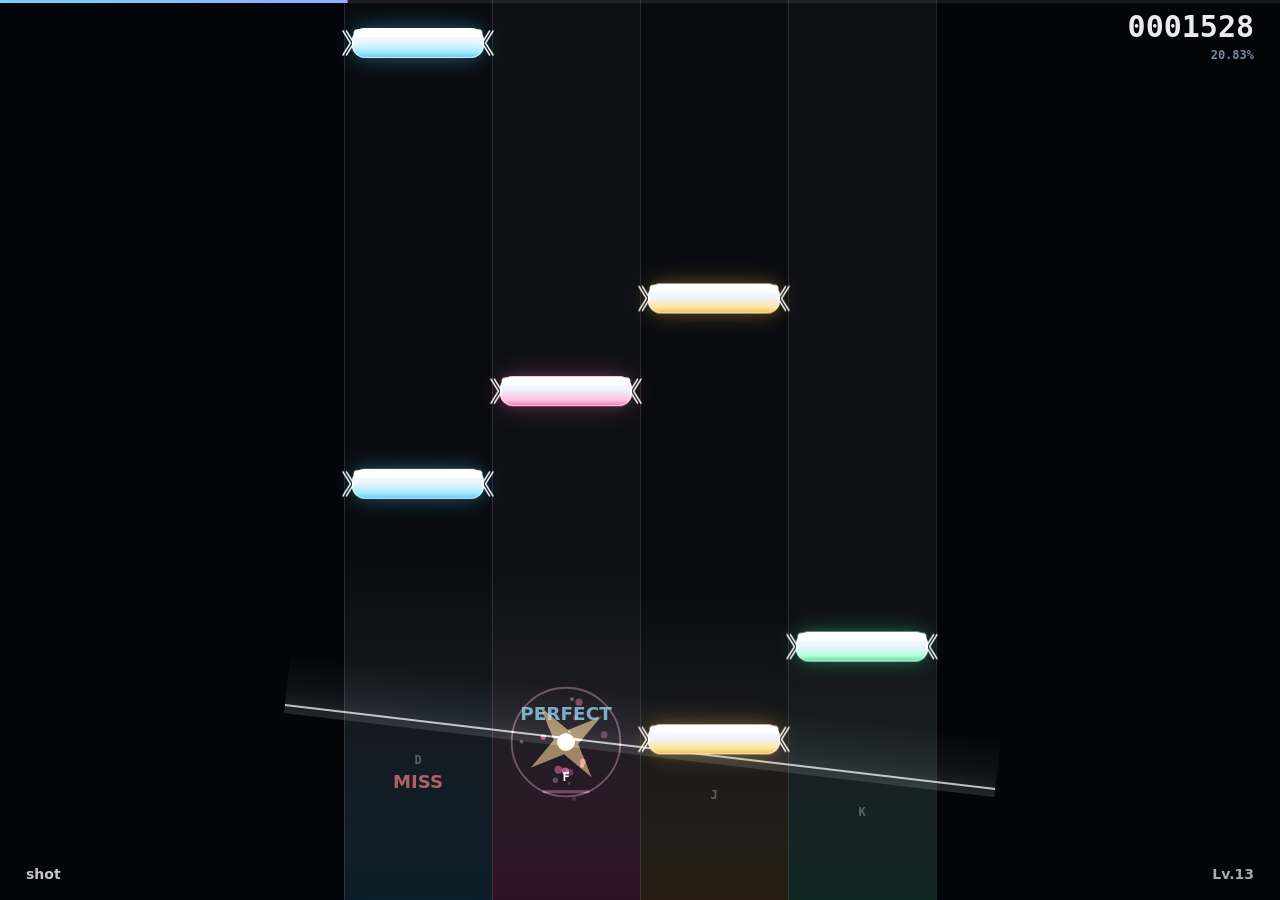
<file: test/shot-play.html>
<!DOCTYPE html>
<html lang="zh-CN">
<head>
<meta charset="utf-8" />
<title>Playfield Shot</title>
<style>html,body{margin:0;height:100%;background:#04050a;overflow:hidden}#field{position:absolute;inset:0;width:100%;height:100%}</style>
</head>
<body>
<canvas id="field"></canvas>
<script src="../js/core.js"></script>
<script src="../js/game.js"></script>
<script>
/* 截图用：造一张谱面，把时间停在指定位置画一帧，方便检查谱面可读性 */
(function () {
  const q = new URLSearchParams(location.search);
  const mode = q.get('mode') || 'fall';
  const lanes = mode === 'rd' ? 1 : (mode === 'side' ? 2 : (+q.get('lanes') || 4));
  const at = parseFloat(q.get('t') || '9');

  function makeAnalysis(step, count, start) {
    const onsets = [];
    for (let i = 0; i < count; i++) {
      onsets.push({ t: start + i * step, s: 0.5 + 0.5 * Math.abs(Math.sin(i * 1.7)), c: (i % 4) / 3, f: i });
    }
    const dur = start + count * step + 3;
    const frames = Math.ceil(dur * 86);
    const bands = new Float32Array(frames * 6);
    for (let f = 0; f < frames; f++) {
      let e = 0;
      for (let k = 0; k < onsets.length; k++) { const d = f / 86 - onsets[k].t; if (d < 0) break; const v = Math.exp(-d / 0.45); if (v > e) e = v; }
      for (let b = 0; b < 6; b++) bands[f * 6 + b] = e * (0.6 + b * 0.08);
    }
    return { bpm: 128, beat: 0.469, offset: 0, duration: dur, onsets: onsets, beats: [], bands: bands, bandRate: 86, frames: frames };
  }
  const chart = LR.buildChart(makeAnalysis(0.2345, 120, 2), {
    mode: mode, diff: 'hard', lanes: lanes, density: 0.7, holds: true, snap: false
  });
  const stub = { playing: true, currentTime: function () { return 0; }, pause: function () {}, resume: function () {}, stop: function () {} };

  /* 必须在 rAF 里画：布局稳定后可能还会来一次 resize，_resize() 会重置画布把它清空 */
  function render() {
    LR.Game.setup({
      chart: chart, mode: mode, lanes: lanes, speed: 1, offsetMs: 0, audio: stub,
      keyLabels: lanes === 1 ? ['SPACE'] : ['D', 'F', 'J', 'K', 'S', 'L'].slice(0, lanes),
      title: 'shot', auto: q.get('auto') === '1', onFinish: function () {}
    });
    LR.Game.running = true;
    LR.Game.finished = false;
    let t = Math.max(2, at - 2.2), hits = 0;
    const notes = chart.notes.slice().sort(function (a, b) { return a.t - b.t; });
    let i = 0;
    for (; t < at; t += 1 / 120) {
      LR.Game.time = t;
      while (i < notes.length && notes[i].t <= t) {
        if (!LR.Game.auto && hits % 11 !== 0) LR.Game.press(notes[i].lane);
        i++; hits++;
      }
      LR.Game._update(1 / 120);
    }
    LR.Game.time = at;
    LR.Game._update(1 / 120);
    LR.Game._draw(1 / 120);
    return notes.length;
  }

  function draw() {
    render();
    var g = LR.Game.geom;
    var cv = document.getElementById('field');
    var ctx2 = cv.getContext('2d');
    var d = ctx2.getImageData(0, 0, cv.width, cv.height).data;
    var bright = 0;
    for (var k = 0; k < d.length; k += 4 * 37) {
      if (Math.max(d[k], d[k + 1], d[k + 2]) > 40) bright++;
    }
    document.title = 'shot-ready W=' + LR.Game.W + ' H=' + LR.Game.H + ' notes=' + chart.notes.length + ' bright=' + bright;
  }
  window.addEventListener('resize', function () { requestAnimationFrame(draw); });
  requestAnimationFrame(function () { requestAnimationFrame(draw); });
})();
</script>
</body>
</html>
</file>
<file: styles.css>
/* ============================================================
   Liquid Rhythm · 样式表
   设计要点：
   1. UI = Apple 液态玻璃（模糊 + 饱和度 + 高光 + 边缘折射色散）
   2. 谱面区域 = 纯色高对比，绝不使用玻璃，保证读谱
   3. 动效全部使用非线性缓动（弹簧 / expo / back），并只动 transform / opacity
   4. 性能：限制 backdrop-filter 元素数量，游戏内自动降级为 glass-lite
   ============================================================ */

:root{
  --bg-0:#04050a;
  --bg-1:#0a0d18;

  /* 全面屏安全区：刘海、圆角、home 条。左右各留一份，避免内容贴边被切 */
  --safe-l:env(safe-area-inset-left, 0px);
  --safe-r:env(safe-area-inset-right, 0px);
  --safe-t:env(safe-area-inset-top, 0px);
  --safe-b:env(safe-area-inset-bottom, 0px);

  --txt:#f2f5fb;
  --txt-2:rgba(238,243,255,.66);
  --txt-3:rgba(238,243,255,.42);

  --accent:#6fd4ff;
  --accent-2:#b78bff;
  --accent-3:#ff7ac0;
  --danger:#ff6b6b;
  --ok:#5ee6a8;

  --glass-fill:linear-gradient(140deg,rgba(255,255,255,.20),rgba(255,255,255,.055) 42%,rgba(255,255,255,.13));
  --glass-brd:rgba(255,255,255,.26);
  --glass-blur:blur(24px) saturate(180%) brightness(1.07);
  --glass-shadow:
    0 30px 70px -28px rgba(0,0,0,.85),
    0 6px 18px -10px rgba(0,0,0,.6),
    inset 0 1px 0 rgba(255,255,255,.30),
    inset 0 -1px 0 rgba(255,255,255,.06);

  --r-xs:10px;
  --r-sm:14px;
  --r:20px;
  --r-lg:28px;
  --r-xl:36px;

  /* 非线性缓动 */
  --e-spring:cubic-bezier(.22,1.42,.36,1);
  --e-back:cubic-bezier(.34,1.56,.64,1);
  --e-expo:cubic-bezier(.16,1,.3,1);
  --e-quint:cubic-bezier(.83,0,.17,1);
  --e-soft:cubic-bezier(.32,.72,0,1);

  --t-1:.16s;
  --t-2:.34s;
  --t-3:.6s;
  --t-4:.95s;
}

*{box-sizing:border-box}
html,body{height:100%}
body{
  margin:0;
  background:var(--bg-0);
  color:var(--txt);
  font:400 15px/1.5 -apple-system,BlinkMacSystemFont,"SF Pro SC","PingFang SC","HarmonyOS Sans SC","Microsoft YaHei UI","Segoe UI",system-ui,sans-serif;
  overflow:hidden;
  -webkit-font-smoothing:antialiased;
  text-rendering:optimizeLegibility;
}
button,input{font:inherit;color:inherit}
h1,h2,h3,h4,p,ol,ul{margin:0}
button{border:0;background:none;cursor:pointer}
::selection{background:rgba(111,212,255,.35)}

/* 内联 SVG 滤镜定义容器：必须零尺寸，否则会撑破布局。
   不要用 display:none / visibility:hidden —— 部分浏览器会因此无法解析 filter:url(#..) */
.svgdefs{position:absolute;width:0;height:0;overflow:hidden;pointer-events:none}

/* ============ 背景 ============ */
.bg{position:fixed;inset:0;z-index:0;overflow:hidden;
  --blob-a:#2b6bff;--blob-b:#a24bff;--blob-c:#0f8fa8;
  background:
    radial-gradient(120% 90% at 12% -10%,#131a35 0%,transparent 60%),
    radial-gradient(100% 80% at 100% 0%,#1a1030 0%,transparent 55%),
    linear-gradient(180deg,#070912 0%,#04050a 60%,#03040a 100%);}
/* 预设：颜色 + 底色。studio 特意做了大量细节，用来看折射 */
.bg--aurora{--blob-a:#12d6a0;--blob-b:#2f8cff;--blob-c:#7cffcb;background:
  radial-gradient(120% 90% at 10% -12%,#06302c 0%,transparent 58%),
  radial-gradient(90% 80% at 100% 0%,#0a2a4d 0%,transparent 55%),
  linear-gradient(180deg,#04121a,#020a10 60%,#01060a)}
.bg--sunset{--blob-a:#ff8a3d;--blob-b:#ff3d8a;--blob-c:#7b3dff;background:
  radial-gradient(120% 90% at 15% -10%,#3a1420 0%,transparent 58%),
  radial-gradient(90% 80% at 100% 10%,#3b1030 0%,transparent 55%),
  linear-gradient(180deg,#1a0a12,#150710 60%,#0a0409)}
.bg--neon{--blob-a:#ff2fd0;--blob-b:#00e5ff;--blob-c:#7c3dff;background:
  radial-gradient(120% 90% at 10% -10%,#2a0640 0%,transparent 58%),
  radial-gradient(90% 80% at 100% 0%,#052a3a 0%,transparent 55%),
  linear-gradient(180deg,#0b0320,#08021a 60%,#04010f)}
.bg--graphite{--blob-a:#5b6472;--blob-b:#8a93a3;--blob-c:#3d4552;background:
  radial-gradient(120% 90% at 12% -10%,#20242b 0%,transparent 60%),
  linear-gradient(180deg,#1a1d23,#12151a 60%,#0a0c10)}
.bg--studio{--blob-a:#ffd28a;--blob-b:#8ab4ff;--blob-c:#ff9ad2;background:
  repeating-linear-gradient(90deg,rgba(255,255,255,.055) 0 1px,transparent 1px 44px),
  repeating-linear-gradient(0deg,rgba(255,255,255,.045) 0 1px,transparent 1px 44px),
  radial-gradient(42% 62% at 22% 28%,rgba(255,214,150,.50),transparent 62%),
  radial-gradient(38% 52% at 78% 70%,rgba(140,190,255,.45),transparent 64%),
  radial-gradient(30% 40% at 62% 16%,rgba(255,150,210,.35),transparent 66%),
  linear-gradient(135deg,#2a2536,#3a2f42 45%,#1b2230)}
/* 只通过 ?bg=test 进入：高对比条纹背景，用来确认折射到底有没有生效 */
.bg--test{--blob-a:#12d6a0;--blob-b:#2f8cff;--blob-c:#ff2fd0;background:
  repeating-linear-gradient(58deg,rgba(255,255,255,.5) 0 9px,transparent 9px 30px),
  repeating-linear-gradient(-58deg,rgba(0,0,0,.42) 0 7px,transparent 7px 26px),
  linear-gradient(150deg,#12203f,#3a1230 55%,#06131a)}
.bg--test .bg__grid{opacity:.7}
.bg--test .bg__vig{display:none}
.bg--test .bg__scrim{background:rgba(0,0,0,.05)!important}

.bg__img{position:absolute;inset:0;background-size:cover;background-position:center;
  background-repeat:no-repeat;will-change:filter,transform}
.bg__blob{position:absolute;border-radius:50%;filter:blur(70px);opacity:.5;will-change:transform}
.bg--custom .bg__blob{opacity:.22}
.bg__blob--a{width:46vw;height:46vw;left:-8vw;top:-12vw;background:radial-gradient(circle at 40% 40%,var(--blob-a),transparent 72%);animation:float1 34s var(--e-quint) infinite alternate}
.bg__blob--b{width:40vw;height:40vw;right:-10vw;top:6vw;background:radial-gradient(circle at 50% 50%,var(--blob-b),transparent 72%);animation:float2 41s var(--e-quint) infinite alternate}
.bg__blob--c{width:52vw;height:52vw;left:24vw;bottom:-24vw;background:radial-gradient(circle at 50% 50%,var(--blob-c),transparent 72%);animation:float3 47s var(--e-quint) infinite alternate}
@keyframes float1{from{transform:translate3d(0,0,0) scale(1)}to{transform:translate3d(16vw,10vh,0) scale(1.18)}}
@keyframes float2{from{transform:translate3d(0,0,0) scale(1.1)}to{transform:translate3d(-14vw,16vh,0) scale(.92)}}
@keyframes float3{from{transform:translate3d(0,0,0) scale(.95)}to{transform:translate3d(-10vw,-12vh,0) scale(1.15)}}

.bg__grid{position:absolute;inset:0;opacity:.24;
  background-image:linear-gradient(rgba(255,255,255,.16) 1px,transparent 1px),linear-gradient(90deg,rgba(255,255,255,.16) 1px,transparent 1px);
  background-size:64px 64px;
  mask-image:radial-gradient(130% 110% at 50% 10%,#000 0%,transparent 78%);
  -webkit-mask-image:radial-gradient(130% 110% at 50% 10%,#000 0%,transparent 78%);}
.bg--custom .bg__grid{opacity:.1}
.bg__grain{position:absolute;inset:-50%;opacity:.05;pointer-events:none;
  background-image:url("data:image/svg+xml;utf8,<svg xmlns='http://www.w3.org/2000/svg' width='120' height='120'><filter id='n'><feTurbulence type='fractalNoise' baseFrequency='.9' numOctaves='2'/></filter><rect width='120' height='120' filter='url(%23n)' opacity='.7'/></svg>");}
.bg__scrim{position:absolute;inset:0;pointer-events:none;background:rgba(0,0,0,.2)}
.bg__vig{position:absolute;inset:0;pointer-events:none;background:radial-gradient(120% 90% at 50% 45%,transparent 45%,rgba(0,0,0,.55) 100%)}

body.no-bganim .bg__blob{animation:none}

/* ============ 玻璃系统（真液态玻璃） ============
   结构：.glass 只是「框」（圆角 + 细边 + 投影 + 内描边高光）
         .glass__lens 才是玻璃本体（backdrop-filter + SVG 透镜位移，由 glass.js 生成）
         .glass 自己不能有 filter / backdrop-filter —— 否则会成为 backdrop root，
         子层的 backdrop-filter 就采不到真正的页面背景了。
   内容层 z-index:6 压在玻璃之上，保证文字永远清晰。 */
.glass{
  position:relative;
  isolation:isolate;
  border-radius:var(--r-lg);
  border:1px solid rgba(255,255,255,.15);
  background:transparent;
  box-shadow:
    0 34px 70px -30px rgba(0,0,0,.85),
    0 4px 14px -8px rgba(0,0,0,.45),
    inset 0 1px 0 rgba(255,255,255,.34),
    inset 0 -1px 0 rgba(255,255,255,.10),
    inset 1px 0 0 rgba(255,255,255,.13),
    inset -1px 0 0 rgba(255,255,255,.13);
}
.glass__lens{
  position:absolute;inset:-1px;border-radius:inherit;pointer-events:none;z-index:0;
  background:rgba(255,255,255,var(--lens-tint,.12));
  backdrop-filter:blur(var(--lens-blur,9px)) saturate(1.7) brightness(1.16);
  -webkit-backdrop-filter:blur(var(--lens-blur,9px)) saturate(1.7) brightness(1.16);
}
/* 顶面反光：故意压得很弱，只暗示「玻璃有一个面」 */
.glass::before{
  content:"";position:absolute;inset:0;border-radius:inherit;pointer-events:none;z-index:3;
  background:linear-gradient(158deg,rgba(255,255,255,.15),rgba(255,255,255,.03) 34%,transparent 58%);
  opacity:.5;
}
/* 边缘光：1.2px 的定向高光。放在折射层之外，所以永远锐利 —— 这是「像玻璃」最关键的一笔。
   上/左受光强、下/右弱，模拟单一光源。 */
.glass::after{
  content:"";position:absolute;inset:0;border-radius:inherit;pointer-events:none;z-index:4;padding:1.2px;
  background:linear-gradient(154deg,
    rgba(255,255,255,.95), rgba(255,255,255,.35) 22%,
    rgba(255,255,255,.08) 46%, rgba(255,255,255,.05) 66%,
    rgba(255,255,255,.30) 88%, rgba(255,255,255,.55));
  -webkit-mask:linear-gradient(#000 0 0) content-box,linear-gradient(#000 0 0);
  mask:linear-gradient(#000 0 0) content-box,linear-gradient(#000 0 0);
  -webkit-mask-composite:xor;mask-composite:exclude;
  opacity:.5;
}
/* 跟随指针的镜面高光。
   注意：这里绝对不能用 mix-blend-mode —— 子元素一旦有混合模式，父元素就成了
   「blending root」，同时也变成 backdrop root，里面的玻璃层立刻失效。
   （英雄卡玻璃一直不生效的根因就是这个 sheen，模式卡没有 sheen 所以正常。） */
.glass__sheen{
  position:absolute;width:420px;height:420px;left:0;top:0;margin:-210px 0 0 -210px;
  border-radius:50%;pointer-events:none;z-index:5;opacity:0;
  background:radial-gradient(circle,rgba(255,255,255,.20),rgba(255,255,255,.06) 42%,transparent 68%);
  transition:opacity var(--t-2) var(--e-expo);
}
.glass:hover .glass__sheen{opacity:1}

/* 内容永远在玻璃之上 */
.glass>*:not(.glass__lens):not(.glass__sheen):not(.drag-grip){position:relative;z-index:6}

/* 游戏内 / 低质量用的“伪玻璃”：不透明、无滤镜、绝对清晰 */
.glass-lite{
  background:linear-gradient(180deg,rgba(20,23,34,.93),rgba(11,13,21,.9));
  border:1px solid rgba(255,255,255,.11);
  border-radius:var(--r-sm);
  box-shadow:inset 0 1px 0 rgba(255,255,255,.13),0 12px 30px -14px rgba(0,0,0,.85);
  backdrop-filter:none;
}

/* 质量档位 */
body.q-mid .glass__lens{--lens-blur:6px}
body.q-low .glass__lens{
  backdrop-filter:blur(11px) saturate(1.3) brightness(1.02);
  -webkit-backdrop-filter:blur(11px) saturate(1.3) brightness(1.02);
  background:rgba(14,17,26,.62);
  filter:none!important;
}
body.q-low .bg__blob{display:none}
body.no-lens .glass__lens{filter:none!important}
/* 游戏里没有玻璃面板，顺手停掉背景动画省电 */
body.perf-game .glass__lens{filter:none!important;backdrop-filter:none;-webkit-backdrop-filter:none}
body.perf-game .bg__blob{animation-play-state:paused}

/* ============ 布局 ============ */
.app{position:relative;z-index:1;height:100%;display:flex;flex-direction:column}
.stage{position:relative;flex:1;min-height:0}

.topbar{
  display:flex;align-items:center;gap:18px;
  padding:14px clamp(14px,3vw,34px);
  flex:0 0 auto;
}
.brand{display:flex;align-items:center;gap:12px;min-width:0}
.brand__mark{
  position:relative;overflow:hidden;
  width:42px;height:42px;border-radius:14px;display:grid;place-items:center;
  font:700 15px/1 ui-rounded,system-ui;letter-spacing:.5px;
  color:#fff;
  background:linear-gradient(140deg,rgba(255,255,255,.34),rgba(255,255,255,.08) 50%,rgba(255,255,255,.24));
  backdrop-filter:blur(14px) saturate(180%);
  -webkit-backdrop-filter:blur(14px) saturate(180%);
  border:1px solid rgba(255,255,255,.34);
  box-shadow:0 10px 26px -14px rgba(0,0,0,.9),inset 0 1px 0 rgba(255,255,255,.5);
  text-shadow:0 1px 6px rgba(0,0,0,.35);
}
.brand__sheen{position:absolute;inset:-60% -120%;background:linear-gradient(115deg,transparent 42%,rgba(255,255,255,.55) 50%,transparent 58%);animation:sheen 6.5s var(--e-soft) infinite}
@keyframes sheen{0%,62%{transform:translateX(-60%)}100%{transform:translateX(60%)}}
.brand__text{display:flex;flex-direction:column;line-height:1.15}
.brand__text b{font-weight:650;letter-spacing:.2px}
.brand__text i{font-style:normal;font-size:11px;color:var(--txt-3);letter-spacing:1.4px;text-transform:uppercase}

/* 模式选择（带滑动指示器） */
.modes{position:relative;display:flex;gap:4px;margin:0 auto;padding:5px;border-radius:999px;
  background:rgba(255,255,255,.07);
  backdrop-filter:blur(18px) saturate(170%);
  -webkit-backdrop-filter:blur(18px) saturate(170%);
  border:1px solid rgba(255,255,255,.14);
  box-shadow:inset 0 1px 0 rgba(255,255,255,.2),0 12px 30px -18px rgba(0,0,0,.9);
}
.modes__glider{
  position:absolute;top:5px;left:5px;height:calc(100% - 10px);border-radius:999px;z-index:0;
  background:linear-gradient(180deg,rgba(255,255,255,.32),rgba(255,255,255,.14));
  box-shadow:inset 0 1px 0 rgba(255,255,255,.6),0 6px 18px -8px rgba(0,0,0,.8);
  transition:transform var(--t-3) var(--e-spring),width var(--t-3) var(--e-spring);
  will-change:transform,width;
}
.modes .chip{position:relative;z-index:1;background:none;border:0;box-shadow:none;padding:8px 16px}
/* 顶栏里的 GitHub 仓库链接。放在 chip 前面不影响 .modes__glider：
   它按 chip.offsetLeft 定位，前面多了兄弟元素时 chip 和 glider 一起位移，相对关系不变。 */
.modes__gh{
  position:relative;z-index:1;flex:0 0 auto;
  display:grid;place-items:center;
  width:32px;height:32px;border-radius:999px;
  color:var(--txt-2);text-decoration:none;
  transition:background var(--t-2) var(--e-expo),color var(--t-2) var(--e-expo),transform var(--t-2) var(--e-back);
}
.modes__gh svg{display:block}
.modes__gh:hover{background:rgba(255,255,255,.13);color:#fff;transform:translateY(-1px)}
.modes__gh:active{transform:scale(.92)}
.modes .chip.is-on{color:#fff;text-shadow:0 1px 8px rgba(0,0,0,.4)}

.topbar__right{display:flex;gap:8px}
.iconbtn{
  width:38px;height:38px;border-radius:12px;display:grid;place-items:center;font-size:15px;
  color:var(--txt-2);
  background:rgba(255,255,255,.07);
  border:1px solid rgba(255,255,255,.13);
  backdrop-filter:blur(12px) saturate(160%);
  -webkit-backdrop-filter:blur(12px) saturate(160%);
  transition:transform var(--t-2) var(--e-back),background var(--t-2) var(--e-expo),color var(--t-2);
}
.iconbtn:hover{background:rgba(255,255,255,.15);color:#fff;transform:translateY(-2px) scale(1.05)}
.iconbtn:active{transform:scale(.93);transition-duration:.08s}

/* ============ 按钮 / 芯片 ============ */
.btn{
  position:relative;padding:11px 20px;border-radius:14px;font-weight:560;letter-spacing:.2px;
  color:var(--txt);
  background:linear-gradient(150deg,rgba(255,255,255,.20),rgba(255,255,255,.07));
  border:1px solid rgba(255,255,255,.2);
  backdrop-filter:blur(14px) saturate(170%);
  -webkit-backdrop-filter:blur(14px) saturate(170%);
  box-shadow:inset 0 1px 0 rgba(255,255,255,.34),0 12px 26px -16px rgba(0,0,0,.9);
  transition:transform var(--t-2) var(--e-back),box-shadow var(--t-2) var(--e-expo),background var(--t-2) var(--e-expo);
  will-change:transform;
}
.btn:hover{transform:translateY(-2px) scale(1.025);box-shadow:inset 0 1px 0 rgba(255,255,255,.42),0 20px 34px -18px rgba(0,0,0,1)}
.btn:active{transform:translateY(0) scale(.965);transition-duration:.09s}
.btn--primary{
  background:linear-gradient(150deg,rgba(140,220,255,.5),rgba(150,120,255,.34));
  border-color:rgba(200,235,255,.5);
  color:#fff;text-shadow:0 1px 10px rgba(0,40,80,.5);
}
.btn--primary:hover{background:linear-gradient(150deg,rgba(160,230,255,.62),rgba(170,140,255,.44))}
.btn--danger{background:linear-gradient(150deg,rgba(255,120,120,.3),rgba(255,80,120,.18));border-color:rgba(255,150,150,.4)}
.btn--lg{padding:14px 30px;font-size:16px;border-radius:17px}
.btn--sm{padding:8px 14px;font-size:13px;border-radius:11px}
.btn:disabled{opacity:.45;pointer-events:none}

.chips{display:flex;gap:6px;flex-wrap:wrap}
.chip{
  padding:8px 15px;border-radius:11px;font-size:13.5px;color:var(--txt-2);
  background:rgba(255,255,255,.06);
  border:1px solid rgba(255,255,255,.11);
  transition:transform var(--t-2) var(--e-back),background var(--t-2) var(--e-expo),color var(--t-2) var(--e-expo),border-color var(--t-2);
}
.chip:hover{background:rgba(255,255,255,.13);color:#fff;transform:translateY(-1px)}
.chip:active{transform:scale(.95)}
.chip.is-on{
  color:#fff;background:linear-gradient(160deg,rgba(140,215,255,.42),rgba(155,125,255,.3));
  border-color:rgba(200,232,255,.5);
  box-shadow:inset 0 1px 0 rgba(255,255,255,.45),0 8px 20px -12px rgba(80,160,255,.9);
}

.switch{
  width:52px;height:30px;border-radius:999px;position:relative;flex:0 0 auto;
  background:rgba(255,255,255,.1);border:1px solid rgba(255,255,255,.16);
  transition:background var(--t-3) var(--e-expo);
}
.switch i{
  position:absolute;top:3px;left:3px;width:22px;height:22px;border-radius:50%;
  background:linear-gradient(180deg,#fff,#cfd6e6);
  box-shadow:0 2px 6px rgba(0,0,0,.45);
  transition:transform var(--t-3) var(--e-spring);
}
.switch[aria-checked="true"]{background:linear-gradient(120deg,rgba(110,210,255,.75),rgba(150,120,255,.65));border-color:rgba(190,230,255,.5)}
.switch[aria-checked="true"] i{transform:translateX(22px)}

input[type=range]{
  -webkit-appearance:none;appearance:none;width:100%;height:26px;background:none;
}
input[type=range]::-webkit-slider-runnable-track{
  height:6px;border-radius:99px;
  background:linear-gradient(90deg,rgba(111,212,255,.85),rgba(183,139,255,.7));
  box-shadow:inset 0 1px 2px rgba(0,0,0,.5);
}
input[type=range]::-webkit-slider-thumb{
  -webkit-appearance:none;width:20px;height:20px;margin-top:-7px;border-radius:50%;
  background:linear-gradient(180deg,#fff,#d5dcea);
  border:1px solid rgba(255,255,255,.9);
  box-shadow:0 2px 8px rgba(0,0,0,.5);
  transition:transform var(--t-2) var(--e-back);
}
input[type=range]:hover::-webkit-slider-thumb{transform:scale(1.18)}
input[type=range]:active::-webkit-slider-thumb{transform:scale(1.32)}
input[type=range]::-moz-range-track{height:6px;border-radius:99px;background:linear-gradient(90deg,rgba(111,212,255,.85),rgba(183,139,255,.7))}
input[type=range]::-moz-range-thumb{width:18px;height:18px;border:1px solid #fff;border-radius:50%;background:#e8edf8}

/* ============ 屏幕切换（非线性过渡） ============
   坑：这里绝对不能用 filter:blur()。任何非 none 的 filter 都会让 .screen 成为
   「backdrop root」，里面的玻璃层就采不到真正的页面背景 —— 整块玻璃会变成全透明
   （v0.2 的 bug 就是这个）。同理过渡期间 opacity<1 也会短暂失效，
   所以把 opacity 过渡缩短，让玻璃尽快稳定。 */
.screen{
  position:absolute;inset:0;padding:clamp(10px,2vw,26px);
  display:flex;flex-direction:column;gap:clamp(12px,2vh,22px);
  overflow:auto;overscroll-behavior:contain;
  opacity:0;visibility:hidden;pointer-events:none;
  transform:scale(.972) translateY(18px);
  transition:
    opacity .3s var(--e-expo),
    transform var(--t-4) var(--e-spring),
    visibility 0s linear var(--t-4);
}
.screen.is-active{
  opacity:1;visibility:visible;pointer-events:auto;
  transform:none;
}
.screen--game{transform:none;transition:opacity var(--t-2) var(--e-expo),visibility 0s linear var(--t-2)}

/* 进入时的子元素错峰（用 backwards 而不是 both，否则动画结束后会锁死 transform，破坏 hover 抬升） */
.screen.is-active .stagger>*{animation:riseIn var(--t-4) var(--e-spring) backwards}
.screen.is-active .stagger>*:nth-child(1){animation-delay:.04s}
.screen.is-active .stagger>*:nth-child(2){animation-delay:.1s}
.screen.is-active .stagger>*:nth-child(3){animation-delay:.16s}
.screen.is-active .stagger>*:nth-child(4){animation-delay:.22s}
.screen.is-active .stagger>*:nth-child(5){animation-delay:.28s}
.screen.is-active .modecards .mcard{animation:riseIn .95s var(--e-spring) backwards}
.screen.is-active .modecards .mcard:nth-child(1){animation-delay:.10s}
.screen.is-active .modecards .mcard:nth-child(2){animation-delay:.17s}
.screen.is-active .modecards .mcard:nth-child(3){animation-delay:.24s}
@keyframes riseIn{from{opacity:0;transform:translateY(26px) scale(.97)}to{opacity:1;transform:none}}

/* ============ 主菜单 ============ */
.screen--menu{align-items:center}
.hero{
  width:min(760px,94%);padding:clamp(22px,3.4vw,40px);border-radius:var(--r-xl);
  text-align:center;position:relative;overflow:hidden;
  margin-top:auto;
  /* 必须用 backwards：both 会让动画永久填充，元素被当成持续 opacity 动画的合成层，
     从而成为 backdrop root，里面的玻璃层就采不到网页背景了（英雄卡玻璃失效的根因） */
  animation:heroIn 1.1s var(--e-spring) backwards;
}
@keyframes heroIn{from{opacity:0;transform:translateY(34px) scale(.965)}to{opacity:1;transform:none}}
.eyebrow{font-size:11.5px;letter-spacing:2.6px;text-transform:uppercase;color:var(--txt-3);margin-bottom:12px}
.hero__title{
  font-size:clamp(38px,6.4vw,66px);line-height:1.02;font-weight:700;letter-spacing:-.02em;
  background:linear-gradient(96deg,#fff 12%,#a9dcff 42%,#c7a6ff 68%,#ff9fd0 96%);
  -webkit-background-clip:text;background-clip:text;color:transparent;
  filter:drop-shadow(0 6px 30px rgba(120,190,255,.28));
  margin-bottom:14px;
}
.hero__title em{font-style:normal}
.hero__sub{color:var(--txt-2);max-width:56ch;margin:0 auto 22px;font-size:14.5px}
.hero__sub b{color:#bfe6ff;font-weight:600}

.drop{
  margin:0 auto 20px;padding:22px;border-radius:var(--r);
  display:flex;align-items:center;gap:16px;justify-content:center;
  border:1.5px dashed rgba(255,255,255,.26);
  background:rgba(255,255,255,.045);
  transition:transform var(--t-2) var(--e-spring),background var(--t-2) var(--e-expo),border-color var(--t-2);
  cursor:pointer;outline:none;
}
.drop:hover,.drop:focus-visible{background:rgba(255,255,255,.1);border-color:rgba(160,220,255,.6);transform:translateY(-2px) scale(1.012)}
.drop.is-over{background:rgba(120,200,255,.2);border-color:rgba(180,235,255,.95);transform:scale(1.03)}
.drop__ico{
  width:52px;height:52px;flex:0 0 auto;border-radius:16px;display:grid;place-items:center;font-size:24px;
  background:linear-gradient(150deg,rgba(255,255,255,.3),rgba(255,255,255,.08));
  border:1px solid rgba(255,255,255,.3);box-shadow:inset 0 1px 0 rgba(255,255,255,.5);
}
.drop__txt{text-align:left;display:flex;flex-direction:column}
.drop__txt b{font-weight:620}
.drop__txt span{font-size:12.5px;color:var(--txt-3)}
.hero__row{display:flex;gap:12px;justify-content:center;flex-wrap:wrap}
.hint{margin-top:16px;font-size:12px;color:var(--txt-3)}

.modecards{display:flex;gap:14px;flex-wrap:wrap;justify-content:center;width:min(900px,96%);margin-bottom:auto}
.mcard{
  flex:1 1 220px;max-width:290px;padding:16px;border-radius:var(--r);text-align:left;
  display:flex;flex-direction:column;gap:14px;position:relative;overflow:hidden;
  transition:transform var(--t-3) var(--e-spring),box-shadow var(--t-3) var(--e-expo);
}
.mcard:hover{transform:translateY(-6px) scale(1.028)}
.mcard:active{transform:translateY(-2px) scale(.995);transition-duration:.1s}
.mcard.is-on{border-color:rgba(190,230,255,.6);box-shadow:0 0 0 1px rgba(180,225,255,.35),0 30px 70px -28px rgba(0,0,0,.85)}
.mcard__meta{display:flex;flex-direction:column}
.mcard__meta b{font-weight:620}
.mcard__meta span{font-size:12.5px;color:var(--txt-3)}

.mcard__prev{position:relative;display:block;height:64px;border-radius:14px;overflow:hidden;
  background:linear-gradient(180deg,rgba(0,0,0,.42),rgba(0,0,0,.2));border:1px solid rgba(255,255,255,.09)}
.prev-fall i{position:absolute;left:12%;width:14%;height:9px;border-radius:4px;background:linear-gradient(180deg,#9fe8ff,#2b9fd0);box-shadow:0 0 12px rgba(110,210,255,.6)}
.prev-fall i:nth-child(1){left:7%;animation:prevFall 1.5s var(--e-quint) infinite;animation-delay:0s}
.prev-fall i:nth-child(2){left:31%;animation:prevFall 1.5s var(--e-quint) infinite;animation-delay:.36s}
.prev-fall i:nth-child(3){left:55%;animation:prevFall 1.5s var(--e-quint) infinite;animation-delay:.72s}
.prev-fall i:nth-child(4){left:79%;animation:prevFall 1.5s var(--e-quint) infinite;animation-delay:1.08s}
@keyframes prevFall{0%{top:-12px;opacity:0}12%{opacity:1}80%{top:54px;opacity:1}100%{top:60px;opacity:0}}
.prev-rd i{position:absolute;top:26px;width:30px;height:30px;border-radius:10px;background:linear-gradient(180deg,#ffc7e6,#d0448f);box-shadow:0 0 12px rgba(255,130,190,.55);animation:prevSide 2.1s var(--e-quint) infinite}
.prev-rd i:nth-child(n){left:100%}
.prev-rd i:nth-child(1){animation-delay:0s}
.prev-rd i:nth-child(2){animation-delay:.3s}
.prev-rd i:nth-child(3){animation-delay:.6s}
.prev-rd i:nth-child(4){animation-delay:.9s}
.prev-rd i:nth-child(5){animation-delay:1.2s}
.prev-rd i:nth-child(6){animation-delay:1.5s}
.prev-rd i:nth-child(7){animation-delay:1.8s}
@keyframes prevSide{0%{left:100%;opacity:0}10%{opacity:1}78%{opacity:1}100%{left:8%;opacity:0}}
.prev-side i{position:absolute;right:0;width:26%;height:8px;border-radius:4px;background:linear-gradient(90deg,#ffd79a,#d08a1e);box-shadow:0 0 10px rgba(255,190,90,.5);animation:prevSide 1.7s var(--e-quint) infinite}
.prev-side i:nth-child(1){top:12px;animation-delay:0s}
.prev-side i:nth-child(2){top:28px;animation-delay:.42s}
.prev-side i:nth-child(3){top:44px;animation-delay:.84s}
.prev-side i:nth-child(4){top:60px;animation-delay:1.26s}

/* ============ 设置面板 ============ */
.screen--setup{align-items:center}
.panel{
  width:min(940px,96%);border-radius:var(--r-xl);padding:clamp(16px,2.4vw,28px);
  display:flex;flex-direction:column;gap:16px;overflow:hidden;
  margin:auto;
}
.panel__head{display:flex;justify-content:space-between;align-items:flex-start;gap:14px;flex-wrap:wrap}
.panel__head h2{font-size:21px;font-weight:640}
.panel__sub{font-size:12.5px;color:var(--txt-3);margin-top:4px;max-width:60ch;overflow:hidden;text-overflow:ellipsis;white-space:nowrap}
.pills{display:flex;gap:8px;flex-wrap:wrap}
.pill{
  font-size:12px;padding:6px 12px;border-radius:99px;color:#dff0ff;
  background:rgba(150,215,255,.14);border:1px solid rgba(170,225,255,.24);
}
.wavewrap{
  position:relative;height:clamp(150px,24vh,210px);border-radius:var(--r);overflow:hidden;
  background:linear-gradient(180deg,rgba(4,6,12,.85),rgba(4,6,12,.6));
  border:1px solid rgba(255,255,255,.1);
  box-shadow:inset 0 2px 20px rgba(0,0,0,.7);
}
.wavewrap canvas{display:block;width:100%;height:100%}
.opts{display:grid;grid-template-columns:repeat(auto-fit,minmax(230px,1fr));gap:14px 22px}
.opt{display:flex;flex-direction:column;gap:8px}
.opt--switch{flex-direction:row;align-items:center;justify-content:space-between;gap:12px}
.opt--stack{align-items:flex-start}
.opt--stack .switch,.opt--stack .chips{align-self:flex-start}
.opt label{font-size:13px;color:var(--txt-2);display:flex;justify-content:space-between;align-items:baseline;gap:10px}
.opt label b{color:#bfe6ff;font-weight:600;font-variant-numeric:tabular-nums}
.opt label small{display:block;font-size:11.5px;color:var(--txt-3);font-weight:400}
.opt--range label{flex-direction:row}
.opt--range{grid-column:span 1}
.panel__foot{display:flex;gap:10px;justify-content:flex-end;flex-wrap:wrap;margin-top:4px}

/* ============ 游戏 ============ */
.screen--game{padding:0;overflow:hidden}
#field{position:absolute;inset:0;width:100%;height:100%;display:block;touch-action:none}
.gamehud{
  position:absolute;top:0;left:0;right:0;padding:12px 14px;display:flex;align-items:center;gap:10px;
  pointer-events:none;z-index:6;
}
.gamehud>*{pointer-events:auto}
.gamehud__title,.gamehud__keys{padding:9px 14px;font-size:12.5px;color:var(--txt-2);border-radius:12px;max-width:38vw;overflow:hidden;text-overflow:ellipsis;white-space:nowrap}
.gamehud__keys{margin-left:auto;font-variant-numeric:tabular-nums}
.gamehud__keys b{color:#cfe9ff;font-weight:600}
.pauseov{
  position:absolute;inset:0;z-index:9;display:grid;place-items:center;
  background:rgba(3,4,10,.62);
  backdrop-filter:blur(16px) saturate(140%);
  -webkit-backdrop-filter:blur(16px) saturate(140%);
  transition:opacity var(--t-3) var(--e-expo),visibility 0s linear var(--t-3);
}
.pauseov.is-hidden{opacity:0;visibility:hidden;pointer-events:none;transition:opacity var(--t-2) var(--e-expo),visibility 0s linear var(--t-2)}
.pausecard{padding:26px 34px;border-radius:var(--r);text-align:center;min-width:min(420px,90vw)}
.pausecard h3{font-size:22px;margin-bottom:6px}
.pausecard p{font-size:12.5px;color:var(--txt-3);margin-bottom:18px}
.pausecard__row{display:flex;gap:10px;justify-content:center;flex-wrap:wrap}
.pauseov:not(.is-hidden) .pausecard{animation:popIn var(--t-4) var(--e-spring) backwards}
@keyframes popIn{from{opacity:0;transform:scale(.9) translateY(16px)}to{opacity:1;transform:none}}

/* ============ 结算 ============ */
.screen--result{align-items:center}
.panel--result{width:min(720px,94%);gap:20px}
.res__top{display:flex;align-items:center;gap:22px}
.res__grade{
  font:700 74px/1 ui-rounded,system-ui;letter-spacing:-2px;
  background:linear-gradient(160deg,#fff,#9fdcff 45%,#c9a6ff);
  -webkit-background-clip:text;background-clip:text;color:transparent;
  filter:drop-shadow(0 8px 26px rgba(140,200,255,.4));
  animation:gradeIn .95s var(--e-back) both;
}
@keyframes gradeIn{from{opacity:0;transform:scale(.4) rotate(-10deg)}to{opacity:1;transform:none}}
.res__sum h2{font-size:20px}
.res__sum p{font-size:12.5px;color:var(--txt-3);margin-top:4px}
.res__stats{display:grid;grid-template-columns:repeat(auto-fit,minmax(120px,1fr));gap:10px}
.stat{padding:12px 14px;border-radius:var(--r-sm);background:rgba(255,255,255,.06);border:1px solid rgba(255,255,255,.1);display:flex;flex-direction:column;gap:2px}
.stat span{font-size:11.5px;color:var(--txt-3);letter-spacing:.6px}
.stat b{font-size:21px;font-variant-numeric:tabular-nums;font-weight:650}
.res__bars{display:flex;flex-direction:column;gap:7px}
.rbar{display:grid;grid-template-columns:74px 1fr 52px;align-items:center;gap:10px;font-size:12.5px;color:var(--txt-2)}
.rbar__track{height:9px;border-radius:99px;background:rgba(255,255,255,.08);overflow:hidden}
.rbar__fill{display:block;height:100%;width:0;border-radius:99px;transition:width 1.05s var(--e-expo)}
.rbar b{text-align:right;font-variant-numeric:tabular-nums;color:#dbe9ff}
.rbar--perfect .rbar__fill{background:linear-gradient(90deg,#8ee7ff,#5fb6ff)}
.rbar--great .rbar__fill{background:linear-gradient(90deg,#9dffcf,#3fd39a)}
.rbar--good .rbar__fill{background:linear-gradient(90deg,#ffe08a,#e0a52a)}
.rbar--miss .rbar__fill{background:linear-gradient(90deg,#ff9b9b,#e04b4b)}

/* ============ 抽屉面板 ============ */
.sheetwrap{position:fixed;inset:0;z-index:20;display:grid;place-items:center;padding:16px}
.sheetwrap.is-hidden{pointer-events:none}
.sheetback{
  position:absolute;inset:0;background:rgba(2,3,8,.55);
  backdrop-filter:blur(8px);-webkit-backdrop-filter:blur(8px);
  opacity:0;transition:opacity var(--t-3) var(--e-expo);
}
.sheetwrap:not(.is-hidden) .sheetback{opacity:1}
.sheet{
  position:relative;width:min(620px,96vw);max-height:86vh;border-radius:var(--r-xl);
  display:flex;flex-direction:column;overflow:hidden;
  opacity:0;transform:translateY(40px) scale(.945);
  transition:opacity var(--t-3) var(--e-expo),transform var(--t-4) var(--e-spring);
}
.sheetwrap:not(.is-hidden) .sheet{opacity:1;transform:none}
.sheet__head{display:flex;justify-content:space-between;align-items:center;padding:20px 22px 10px}
.sheet__head h3{font-size:18px;font-weight:640}
.sheet__tip{padding:0 22px 10px;font-size:12px;color:var(--txt-3)}
.sheet__body{padding:6px 22px 18px;overflow:auto;display:flex;flex-direction:column;gap:18px}
.sheet__foot{padding:14px 22px 20px;display:flex;gap:10px;justify-content:flex-end;border-top:1px solid rgba(255,255,255,.08)}
.sheet__p{font-size:13px;color:var(--txt-2)}
.group{display:flex;flex-direction:column;gap:12px}
.group h4{font-size:12px;letter-spacing:1.6px;text-transform:uppercase;color:var(--txt-3);font-weight:600}
.steps{margin:0;padding-left:18px;font-size:13px;color:var(--txt-2);display:flex;flex-direction:column;gap:6px}
.steps b{color:#cfe9ff;font-weight:600}

/* 键位绑定 */
.kbmode{display:flex;flex-direction:column;gap:10px}
.kbmode__title{display:flex;align-items:center;gap:8px;font-size:13px;color:var(--txt-2)}
.kbmode__title b{color:#fff;font-weight:620}
.kbgrid{display:flex;gap:8px;flex-wrap:wrap}
.kbkey{
  min-width:74px;padding:12px 10px;border-radius:13px;text-align:center;
  background:rgba(255,255,255,.06);border:1px solid rgba(255,255,255,.13);
  display:flex;flex-direction:column;gap:2px;align-items:center;
  transition:transform var(--t-2) var(--e-back),background var(--t-2) var(--e-expo),border-color var(--t-2);
}
.kbkey span{font-size:10.5px;color:var(--txt-3);letter-spacing:.6px}
.kbkey b{font-size:14px;font-weight:620;font-variant-numeric:tabular-nums}
.kbkey:hover{transform:translateY(-2px);background:rgba(255,255,255,.13)}
.kbkey:active{transform:scale(.95)}
.kbkey.is-listen{
  background:linear-gradient(160deg,rgba(140,220,255,.4),rgba(160,130,255,.3));
  border-color:rgba(210,240,255,.7);
  animation:listenPulse 1.15s var(--e-soft) infinite;
}
@keyframes listenPulse{0%,100%{box-shadow:0 0 0 0 rgba(150,220,255,.45)}50%{box-shadow:0 0 0 8px rgba(150,220,255,0)}}
.kbkey.is-dup{border-color:rgba(255,140,140,.8);background:rgba(255,90,90,.18)}

/* ============ 忙碌 / 提示 / FPS ============ */
.busy{position:fixed;inset:0;z-index:30;display:grid;place-items:center;background:rgba(2,3,8,.6);
  backdrop-filter:blur(10px);-webkit-backdrop-filter:blur(10px);
  transition:opacity var(--t-3) var(--e-expo),visibility 0s linear var(--t-3)}
.busy.is-hidden{opacity:0;visibility:hidden;pointer-events:none;transition:opacity var(--t-2) var(--e-expo),visibility 0s linear var(--t-2)}
.busy__card{padding:24px 30px;border-radius:var(--r);text-align:center;display:flex;flex-direction:column;gap:12px;align-items:center;min-width:min(360px,86vw)}
.busy__card b{font-size:14.5px;font-weight:560}
.busy__card small{font-size:11.5px;color:var(--txt-3)}
.spin{width:34px;height:34px;border-radius:50%;border:2.5px solid rgba(255,255,255,.16);border-top-color:#8fdcff;animation:spin .85s linear infinite}
@keyframes spin{to{transform:rotate(360deg)}}
.bar{width:100%;height:6px;border-radius:99px;background:rgba(255,255,255,.1);overflow:hidden}
.bar i{display:block;height:100%;width:0;border-radius:99px;background:linear-gradient(90deg,#7fd8ff,#b78bff);transition:width .18s linear}

.toast{
  position:fixed;left:50%;bottom:34px;transform:translate(-50%,26px) scale(.94);
  padding:12px 20px;border-radius:14px;font-size:13.5px;z-index:40;
  background:linear-gradient(180deg,rgba(24,28,40,.96),rgba(12,15,23,.96));
  border:1px solid rgba(255,255,255,.14);box-shadow:0 20px 40px -18px rgba(0,0,0,.9);
  opacity:0;pointer-events:none;
  transition:opacity var(--t-2) var(--e-expo),transform var(--t-3) var(--e-back);
}
.toast.is-on{opacity:1;transform:translate(-50%,0) scale(1)}

.fps{
  position:fixed;right:10px;bottom:10px;z-index:50;font:600 12px/1 ui-monospace,Consolas,monospace;
  padding:6px 9px;border-radius:8px;color:#9fe8c0;background:rgba(0,0,0,.6);border:1px solid rgba(255,255,255,.14);
  font-variant-numeric:tabular-nums;
}

/* 游戏中：锁住顶栏，避免误触改变玩法 */
body.in-game .topbar{opacity:.22;pointer-events:none;transition:opacity var(--t-3) var(--e-expo)}
body.in-game .bg__blob{opacity:.28}
body.in-game .bg__grid{opacity:.06}

/* ============ 拖动布局 ============ */
.draggable{cursor:grab}
.draggable.is-dragging{cursor:grabbing}
body.is-dragging-ui{user-select:none;-webkit-user-select:none}
body.is-dragging-ui .draggable{cursor:grabbing}
body.no-drag .draggable{cursor:default}
/* 右上角握把提示：只在允许拖动时、悬停时出现 */
.drag-grip{
  position:absolute;right:12px;top:12px;width:24px;height:11px;z-index:7;pointer-events:none;
  background-image:radial-gradient(circle,rgba(255,255,255,.85) 1.25px,transparent 1.5px);
  background-size:8px 5.5px;opacity:0;
  transition:opacity var(--t-2) var(--e-expo);
}
.draggable:hover>.drag-grip{opacity:.5}
.draggable.is-dragging>.drag-grip{opacity:0}
body.no-drag .drag-grip{display:none}
.topbar{position:relative}
.draggable.is-placed{z-index:60}
/* 拖动时不再降级任何一块玻璃的观感：改为在 JS 里把滤镜切到「轻量变体」
   （保留折射，只去掉色散），所有控件的玻璃都还在，但每帧少跑 2/3 的位移。 */
.draggable.is-dragging{will-change:transform}
.draggable.is-dragging{box-shadow:0 44px 90px -34px rgba(0,0,0,.95),0 0 0 1px rgba(255,255,255,.18)}

/* ============ 响应式 ============ */
@media (max-width:900px){
  .topbar{flex-wrap:wrap;gap:10px}
  .modes{order:3;width:100%;justify-content:center;margin:0}
  .modes .chip{padding:8px 12px;font-size:13px}
  .modecards{flex-direction:column;align-items:stretch}
  .mcard{max-width:none}
  .hero__title{font-size:clamp(30px,9vw,44px)}
  .gamehud__keys{display:none}
}
@media (max-width:560px){
  .brand__text{display:none}
  .res__grade{font-size:56px}
  .opt--range{grid-column:span 2}
}



/* 游戏内 HUD 的液态玻璃：面积小所以代价低，但压暗一点保证在谱面上可读。
   注意谱面与音符样式不受影响。 */
.glass-hud{
  position:relative;
  background:rgba(11,15,24,.56);
  border:1px solid rgba(255,255,255,.17);
  border-radius:15px;
  backdrop-filter:blur(16px) saturate(1.6) brightness(1.06);
  -webkit-backdrop-filter:blur(16px) saturate(1.6) brightness(1.06);
  box-shadow:inset 0 1px 0 rgba(255,255,255,.3),inset 0 -1px 0 rgba(255,255,255,.08),
    0 12px 28px -16px rgba(0,0,0,.9);
}
.glass-hud::after{
  content:"";position:absolute;inset:0;border-radius:inherit;pointer-events:none;padding:1px;
  background:linear-gradient(154deg,rgba(255,255,255,.8),rgba(255,255,255,.15) 30%,
    rgba(255,255,255,.06) 62%,rgba(255,255,255,.45));
  -webkit-mask:linear-gradient(#000 0 0) content-box,linear-gradient(#000 0 0);
  mask:linear-gradient(#000 0 0) content-box,linear-gradient(#000 0 0);
  -webkit-mask-composite:xor;mask-composite:exclude;
  opacity:.5;
}

/* 设置里的文本框 */
.textin{
  flex:1 1 160px;min-width:0;padding:8px 11px;border-radius:10px;
  font:inherit;font-size:12.5px;color:var(--txt);
  background:rgba(255,255,255,.07);border:1px solid rgba(255,255,255,.14);
}
.textin::placeholder{color:var(--txt-3)}
.textin:focus{outline:none;border-color:rgba(150,215,255,.6);background:rgba(255,255,255,.1)}


/* 谱面来源选择 */
.pickrow{display:grid;grid-template-columns:1fr 1fr;gap:12px}
.pick{
  display:flex;flex-direction:column;gap:6px;text-align:left;
  padding:16px 16px 18px;border-radius:16px;cursor:pointer;
  background:rgba(255,255,255,.06);
  border:1px solid rgba(255,255,255,.14);
  color:var(--txt);
  transition:background var(--t-1) var(--e-out),border-color var(--t-1) var(--e-out),transform var(--t-1) var(--e-out);
}
.pick:hover{background:rgba(255,255,255,.11);border-color:rgba(255,255,255,.26);transform:translateY(-2px)}
.pick:active{transform:translateY(0) scale(.985)}
.pick b{font-size:14.5px;font-weight:640}
.pick small{font-size:11.5px;line-height:1.55;color:var(--txt-3)}
.pick--primary{background:rgba(120,180,255,.14);border-color:rgba(150,205,255,.4)}
.pick--primary:hover{background:rgba(120,180,255,.2);border-color:rgba(170,215,255,.55)}
@media (max-width:640px){.pickrow{grid-template-columns:1fr}}
/* ============ 谱面编辑器 ============ */
.screen--editor{padding:10px;align-items:stretch;justify-content:flex-start}
.edwrap{display:flex;flex-direction:column;gap:8px;width:100%;height:100%;min-height:0}

.edbar{
  display:flex;flex-wrap:wrap;align-items:center;gap:10px;
  padding:8px 12px;border-radius:16px;flex:0 0 auto;
  background:rgba(11,15,24,.62);
  border:1px solid rgba(255,255,255,.13);
  backdrop-filter:blur(16px) saturate(1.55) brightness(1.06);
  -webkit-backdrop-filter:blur(16px) saturate(1.55) brightness(1.06);
  box-shadow:inset 0 1px 0 rgba(255,255,255,.24),0 12px 30px -18px rgba(0,0,0,.9);
}
.edbar__left{display:flex;align-items:center;gap:10px;min-width:0}
.edbar__tools{display:flex;align-items:center;gap:6px;flex-wrap:wrap}
.edbar__right{display:flex;align-items:center;gap:8px;margin-left:auto;flex-wrap:wrap}
.edtitle{display:flex;align-items:baseline;gap:8px;min-width:0}
.edtitle b{font-size:13.5px;font-weight:650;white-space:nowrap;overflow:hidden;text-overflow:ellipsis;max-width:34vw}
.edtitle i{font-size:11px;font-style:normal;color:#ffcf7a;opacity:0;transition:opacity .2s}
.edtitle i:not(:empty){opacity:1}
.edstat{font:600 11.5px ui-monospace,Consolas,monospace;color:var(--txt-2);white-space:nowrap}

.edstage{
  position:relative;flex:1 1 auto;min-height:0;
  border-radius:14px;overflow:hidden;
  border:1px solid rgba(255,255,255,.11);
  background:#0a0d14;
  box-shadow:inset 0 1px 0 rgba(255,255,255,.06),0 16px 40px -24px rgba(0,0,0,.95);
}
.edstage canvas{display:block;width:100%;height:100%;touch-action:none}

.edhint{
  flex:0 0 auto;margin:0;font-size:11.5px;line-height:1.6;
  color:var(--txt-3);text-align:center;
}
.edhint b{color:var(--txt-2);font-weight:600}

@media (max-width:820px){
  .edbar__right{margin-left:0;width:100%}
  .edtitle b{max-width:52vw}
  .edhint{display:none}
}
/* ============ 手机适配 ============ */
@media (max-width: 820px){
  .screen{padding:8px}
  .topbar{padding:10px 12px;gap:10px}
  .hero{padding:18px 14px;border-radius:24px}
  .hero__title{font-size:clamp(26px,8.6vw,38px)}
  .hero__sub{font-size:13px;margin-bottom:14px}
  .drop{padding:14px;gap:10px}
  .drop__ico{width:42px;height:42px;font-size:19px}
  .opts{grid-template-columns:1fr;gap:10px}
  .panel{border-radius:22px;padding:14px}
  .gamehud{padding:8px 10px;gap:6px}
  .gamehud__title{font-size:11px;padding:7px 10px;max-width:44vw}
  .gamehud__keys{display:none}
  .res__grade{font-size:50px}
  .res__stats{grid-template-columns:repeat(2,1fr)}
  .sheet{border-radius:22px;max-height:88vh}
  .sheet__body{padding:6px 14px 14px}
  .sheet__head{padding:14px 14px 8px}
  .kbkey{min-width:60px;padding:10px 8px}
  /* 注意：.modecards 在窄屏是 column，flex-basis 作用于高度，所以用 width 而不是 flex */
  .screen{overflow-x:hidden}
  .screen--menu,.screen--setup,.screen--result{align-items:stretch}
  .hero,.panel,.modecards{width:100%;max-width:100%;margin-left:0;margin-right:0}
  .modecards{flex-direction:column}
  .mcard{flex:0 0 auto;width:100%;max-width:none}
  .hero{margin-top:0}
  .modecards{margin-bottom:0}
  .modes{padding:4px}
  .modes .chip{padding:7px 10px;font-size:12px}
  .pausecard{padding:20px 22px;min-width:min(320px,92vw)}
}
/* 竖屏玩下落式太窄，给个提示 */
@media (max-width: 900px) and (orientation: portrait){
  body.in-game::after{
    content:"建议横屏游玩";
    position:fixed;left:50%;bottom:12px;transform:translateX(-50%);
    padding:6px 12px;border-radius:999px;font-size:12px;color:#fff;
    background:rgba(10,14,22,.72);border:1px solid rgba(255,255,255,.16);
    z-index:30;pointer-events:none;
  }
}
/* 刘海屏安全区 */
@supports (padding: env(safe-area-inset-top)){
  .topbar{padding-top:max(14px, env(safe-area-inset-top))}
  .gamehud{padding-top:max(12px, env(safe-area-inset-top))}
  .screen{padding-bottom:max(8px, env(safe-area-inset-bottom))}
}
/* ============ 无障碍：减少动态 ============ */
@media (prefers-reduced-motion:reduce){
  *{animation-duration:.01ms!important;animation-iteration-count:1!important;transition-duration:.12s!important}
  .screen{filter:none}
}
body.reduce-motion *{animation-duration:.01ms!important;transition-duration:.14s!important}
body.reduce-motion .bg__blob{animation:none}

/* ============================================================
   手机端
   由 JS 检测后在 <html> 上加 .is-mobile（见 core.js 的 LR.syncMobile）。
   用 class 而不是媒体查询：手机横屏时宽度可能超过任何断点，class 更可靠。
   目标 ① 一屏放下更多内容 ② 能顺畅上下滑动 ③ 不参与窗口拖拽
   注意：游戏画布不缩放 —— 它按元素尺寸设内部分辨率，缩放会糊。
   ============================================================ */
html.is-mobile body{font-size:13px}
html.is-mobile .drag-grip{display:none!important}
html.is-mobile .draggable{cursor:default}
html.is-mobile #rowDrag{display:none}   /* 手机端拖拽已禁用，这个开关留着只会让人困惑 */

/* ---- 滚动：flex 里的 margin:auto 配合 overflow:auto 会让顶部内容划不到，
       所以手机端统一改成 flex-start + stretch，并清掉 auto 边距 ---- */
html.is-mobile .screen{
  align-items:center;                 /* 内容居中成一条窄列，不再左右拉满 */
  justify-content:flex-start;         /* 溢出时从顶部开始（safe center 不支持时的退路） */
  justify-content: safe center;       /* 放得下就垂直居中，放不下自动退回顶部，不会切掉上面 */
  gap:8px;
  padding:max(8px, var(--safe-t)) max(10px, var(--safe-r)) max(12px, var(--safe-b)) max(10px, var(--safe-l));
  overflow-y:auto;
  overflow-x:hidden;
  -webkit-overflow-scrolling:touch;
  overscroll-behavior-y:contain;
}
/* 游戏与编辑器自己管布局，不要外层滚动 */
html.is-mobile .screen--game,
html.is-mobile .screen--editor{overflow:hidden;padding:6px}
html.is-mobile .hero,
html.is-mobile .panel,
html.is-mobile .modecards{width:min(380px,100%);max-width:min(380px,100%);margin-left:0;margin-right:0}
html.is-mobile .hero{margin-top:0!important}
html.is-mobile .modecards{margin-bottom:0!important;flex-direction:column}

/* ---- 顶栏与模式切换 ---- */
html.is-mobile .topbar{padding:7px 9px;gap:8px}
html.is-mobile .brand__text b{font-size:12.5px}
html.is-mobile .brand__text i{display:none}
html.is-mobile .iconbtn{width:30px;height:30px;border-radius:9px;font-size:13px}
html.is-mobile .modes{padding:3px}
html.is-mobile .modes .chip{padding:5px 9px;font-size:11.5px;border-radius:9px}
html.is-mobile .modes__gh{width:26px;height:26px}
html.is-mobile .modes__gh svg{width:13px;height:13px}

/* ---- 主菜单：整体压紧，目标是一屏看全、不用滑动 ---- */
html.is-mobile .hero{padding:11px 11px 12px;border-radius:18px;gap:0}
html.is-mobile .eyebrow{font-size:9px;letter-spacing:.12em;margin-bottom:4px}
html.is-mobile .hero__title{font-size:clamp(20px,6.6vw,26px);margin-bottom:5px}
html.is-mobile .hero__sub{font-size:10.5px;line-height:1.5;margin-bottom:9px;max-width:none}
html.is-mobile .drop{padding:8px 10px;gap:9px;border-radius:13px}
html.is-mobile .drop__ico{width:30px;height:30px;font-size:14px;border-radius:9px}
html.is-mobile .drop__txt b{font-size:12px}
html.is-mobile .drop__txt span{font-size:10px}
html.is-mobile .hero__row{gap:6px}
html.is-mobile .hint{display:none}
html.is-mobile .btn{padding:7px 11px;font-size:12px;border-radius:10px}

/* 模式卡改成横排：预览在左、文字在右，高度从约 110px 压到约 56px */
html.is-mobile .modecards{gap:7px}
html.is-mobile .mcard{
  flex-direction:row;align-items:center;gap:9px;
  padding:7px 9px;border-radius:14px;
}
html.is-mobile .mcard:hover{transform:none}          /* 触屏上 hover 会粘住，去掉位移 */
html.is-mobile .mcard:active{transform:scale(.985)}
html.is-mobile .mcard__prev{width:54px;height:40px;flex:0 0 auto;border-radius:10px}
/* 预览图的绝对定位是按 64px 高写死的，压到 40px 后会被裁掉，按新尺寸重排一遍 */
html.is-mobile .prev-fall i{height:6px;border-radius:3px;box-shadow:0 0 8px rgba(110,210,255,.5)}
html.is-mobile .prev-rd i{bottom:5px;width:17px;height:17px;border-radius:6px;box-shadow:0 0 8px rgba(255,130,190,.45)}
html.is-mobile .prev-side i{height:5px;border-radius:3px;box-shadow:0 0 7px rgba(255,190,90,.45)}
html.is-mobile .prev-side i:nth-child(1){top:4px}
html.is-mobile .prev-side i:nth-child(2){top:13px}
html.is-mobile .prev-side i:nth-child(3){top:22px}
html.is-mobile .prev-side i:nth-child(4){top:31px}
html.is-mobile .mcard__meta{flex:1 1 auto;min-width:0}
html.is-mobile .mcard__meta b{font-size:12.5px}
html.is-mobile .mcard__meta span{font-size:10px}

/* ---- 谱面预览 / 结果页 ---- */
html.is-mobile .panel{padding:12px;border-radius:20px}
html.is-mobile .panel__head h2{font-size:16px}
html.is-mobile .panel__sub{font-size:10.5px}
html.is-mobile .pill{padding:3px 7px;font-size:10.5px}
html.is-mobile .opts{gap:8px}
html.is-mobile .opt label{font-size:11.5px}
html.is-mobile .chip{padding:6px 9px;font-size:11.5px}
html.is-mobile .panel__foot{gap:7px;flex-wrap:wrap}
html.is-mobile .panel__foot .btn{flex:1 1 auto}
html.is-mobile .res__grade{font-size:44px}
html.is-mobile .pickrow{grid-template-columns:1fr}

/* ---- 设置抽屉 / 键位表 / 遮罩 ---- */
html.is-mobile .sheet{border-radius:20px;max-height:90vh}
html.is-mobile .sheet__head{padding:14px 14px 6px}
html.is-mobile .sheet__head h3{font-size:15.5px}
html.is-mobile .sheet__tip{padding:0 14px 8px;font-size:11px}
html.is-mobile .sheet__body{padding:4px 14px 12px;gap:12px}
html.is-mobile .sheet__foot{padding:10px 14px 14px;gap:8px}
html.is-mobile .kbkey{min-width:54px;padding:8px 6px;font-size:11.5px}
html.is-mobile .busy__card{padding:18px 20px;min-width:min(300px,88vw)}
html.is-mobile .pausecard{padding:18px 20px;min-width:min(300px,92vw)}
html.is-mobile .wavewrap{height:70px}

/* ---- 游戏内：只留 Phigros 那种极小 HUD，绝不压住谱面 ---- */
/* 游戏进行时把顶栏整个去掉（原规则只淡到 22%，手机上它占近 1/4 高度，
   玻璃按钮还会把壁纸糊成一条条斜向色带，看着就是「上面还有 UI 挡着」）。
   去掉后 .stage 自动撑满，画布拿到完整高度。 */
html.is-mobile body.in-game .topbar{display:none}
html.is-mobile body.in-game .screen--game{padding:0}
html.is-mobile .screen--game{padding:0;overflow:hidden;align-items:stretch}
html.is-mobile .gamehud{
  position:absolute;inset:0;pointer-events:none;
  padding:max(7px, var(--safe-t)) max(12px, var(--safe-r)) 0 max(12px, var(--safe-l));
}
/* 曲名和按键提示在手机上一律不显示 —— 它们占地最大、信息价值最低 */
html.is-mobile .gamehud__title,
html.is-mobile .gamehud__keys{display:none!important}
/* 暂停键：26px、40% 透明，贴左上角，几乎不挡谱面 */
html.is-mobile #btnPause{
  position:relative;   /* ::after 扩可点区域必须是定位元素，否则会以 .gamehud 为基准 */
  width:26px;height:26px;min-width:0;padding:0;border-radius:8px;
  font-size:9px;line-height:1;opacity:.4;
  background:rgba(9,12,20,.4);
  border:1px solid rgba(255,255,255,.16);
  box-shadow:none;
  backdrop-filter:blur(6px);
  -webkit-backdrop-filter:blur(6px);
}
html.is-mobile #btnPause::after{
  content:"";position:absolute;inset:-11px;   /* 视觉上 26px，实际可点区域 48px */
}
html.is-mobile #btnPause:active{opacity:1}
html.is-mobile .pausecard{padding:16px 18px;min-width:min(280px,86vw)}

/* ---- 编辑器 ---- */
html.is-mobile .edwrap{gap:6px}
html.is-mobile .edbar{padding:6px 8px;gap:6px;border-radius:13px}
html.is-mobile .edbar__right{margin-left:0;width:100%}
html.is-mobile .edtitle b{font-size:12.5px;max-width:56vw}
html.is-mobile .edhint{display:none}
html.is-mobile .edstage{border-radius:11px}

/* ============ 手机竖屏提示（手机端建议全程横屏）============ */
.rotate{display:none}
html.is-mobile.is-portrait .rotate{
  display:grid;place-items:center;
  position:fixed;inset:0;z-index:60;padding:24px;
  background:rgba(4,5,10,.9);
  -webkit-backdrop-filter:blur(20px) saturate(1.3);
  backdrop-filter:blur(20px) saturate(1.3);
}
html.is-mobile.is-portrait.skip-rotate .rotate{display:none}
.rotate__card{display:flex;flex-direction:column;align-items:center;gap:10px;text-align:center;max-width:300px}
.rotate__ico{
  display:grid;place-items:center;width:56px;height:56px;border-radius:18px;
  font-size:22px;color:#cfe9ff;
  background:rgba(255,255,255,.07);border:1px solid rgba(255,255,255,.16);
  animation:rotHint 2.6s var(--e-out) infinite;
}
@keyframes rotHint{
  0%,32%{transform:rotate(0deg)}
  58%,100%{transform:rotate(-90deg)}
}
.rotate__card b{font-size:16px;font-weight:640}
.rotate__card small{font-size:11.5px;line-height:1.6;color:var(--txt-3)}
.rotate__skip{
  margin-top:4px;padding:7px 13px;border-radius:10px;font-size:11.5px;color:var(--txt-2);
  background:rgba(255,255,255,.06);border:1px solid rgba(255,255,255,.14);
}
.rotate__skip:active{background:rgba(255,255,255,.12)}
</file>
